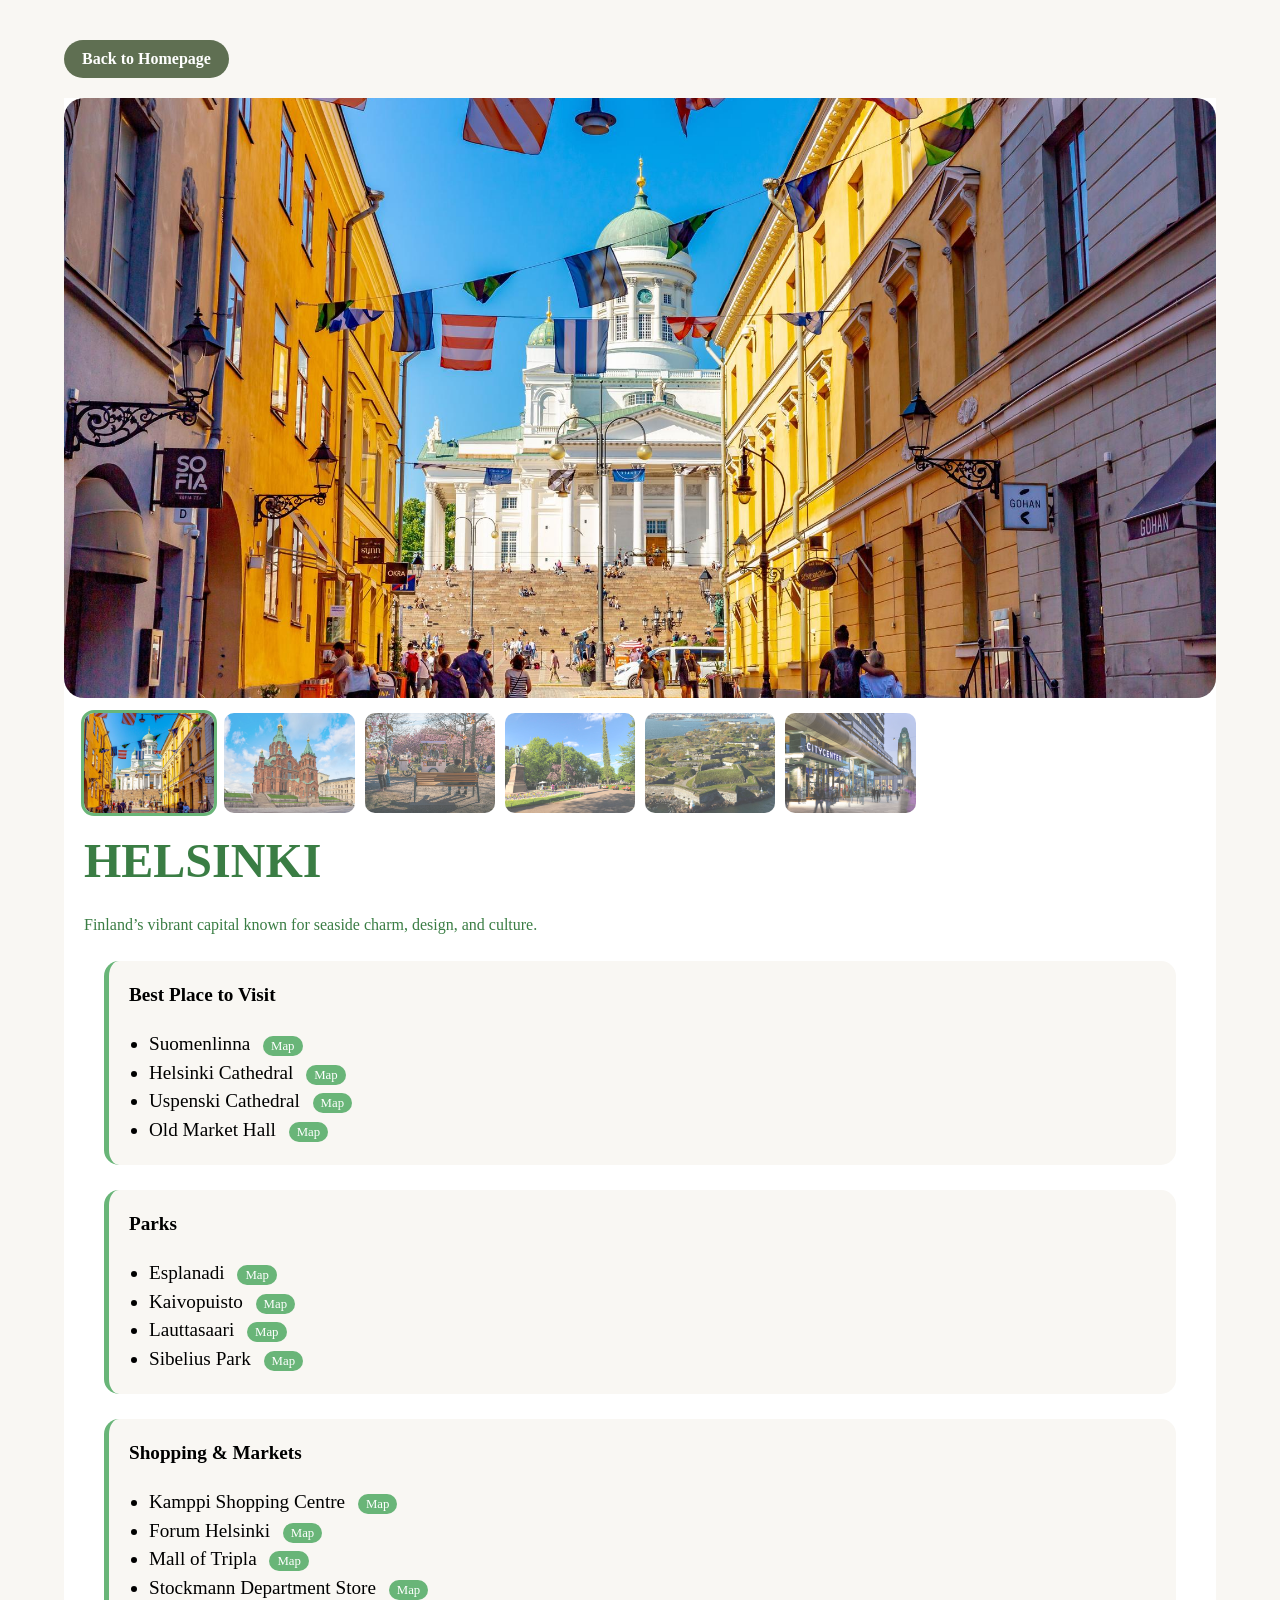
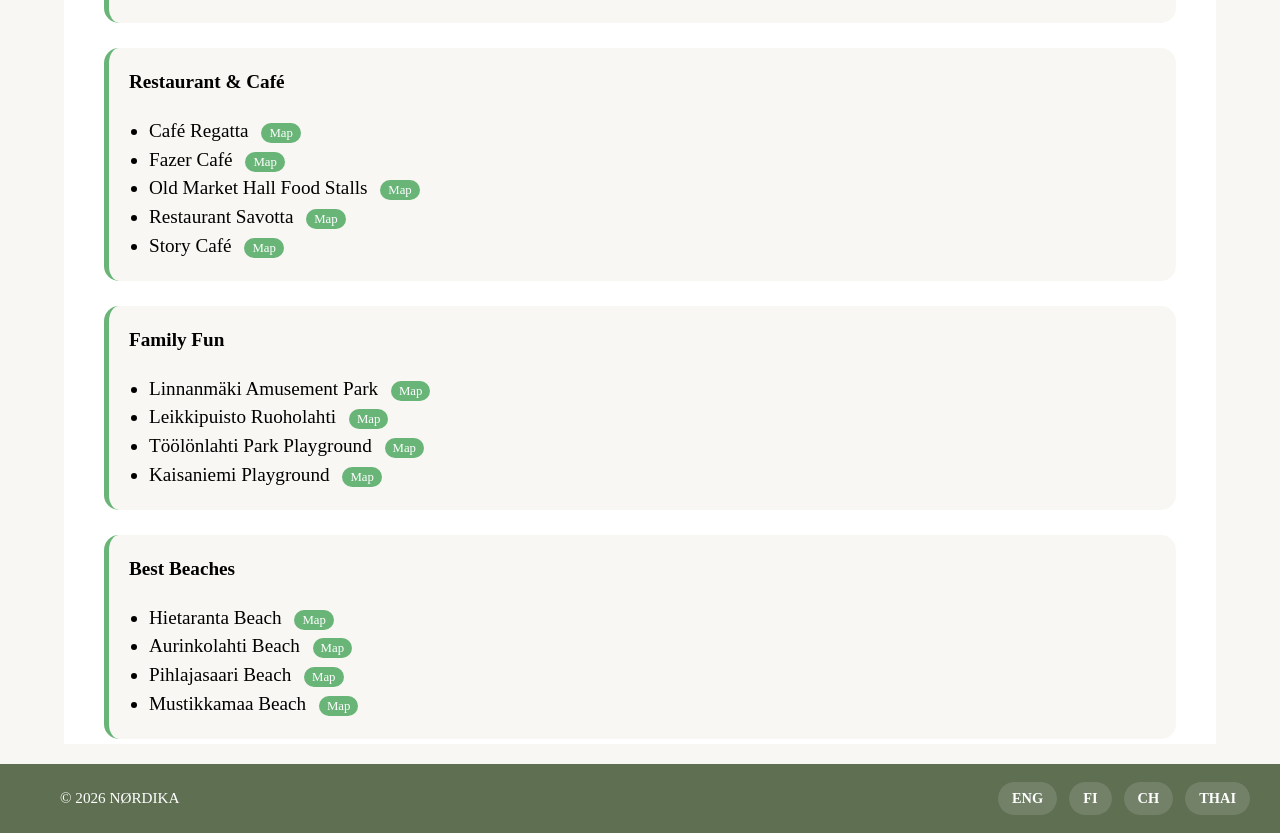
<file: helsinki.html>
<!DOCTYPE html>
<html lang="en">
<head>
    <meta charset="UTF-8">
    <meta name="viewport" content="width=device-width, initial-scale=1.0">
    <title>Helsinki</title>
    <link rel="stylesheet" href="city.css">
</head>
<body>
    <header class="header-container">
        <div class="back-area">
            <a href="index.html" class="back-button">Back to Homepage</a>
        </div>
    </header>

    <main class="detail-page">
        <section class="hero">
            <section class="gallery">

                <div class="main-image">
                    <img id="mainImage" src="./img/Helsinki-2.jpg" alt="Rovaniemi">
                </div>
            
                <div class="thumbs">
                    <img class="thumb active" src="./img/Helsinki-2.jpg" alt="">
                    <img class="thumb" src="./img/uspenski.jpg" alt="">
                    <img class="thumb" src="./img/cherry-blossom.jpg" alt="">
                    <img class="thumb" src="./img/Esplanadin_puisto_2020.jpg" alt="">
                    <img class="thumb" src="./img/suomenlinna.jpg" alt="">
                    <img class="thumb" src="./img/city-center.png" alt="">
                </div>
            
            </section>

            <h1>HELSINKI</h1>
            <p>Finland’s vibrant capital known for seaside charm, design, and culture.</p>

            <div class="info-box">
                <h2>Best Place to Visit</h2>
                <ul>
                    <li>Suomenlinna <a class="maps" href="https://www.google.com/maps/place/Suomenlinna/@60.1455192,24.9850692,17.09z/data=!4m15!1m8!3m7!1s0x46920b8e716456fb:0xa00b553b99239b0!2sSveaborg,+Helsinki!3b1!8m2!3d60.1446643!4d24.9827935!16s%2Fg%2F11bxd_0297!3m5!1s0x46920b8db8853885:0xc98ef166ae80717!8m2!3d60.1454!4d24.9881401!16zL20vMDE2Z20w?authuser=0&entry=ttu&g_ep=EgoyMDI2MDQyMS4wIKXMDSoASAFQAw%3D%3D" target="_blank">Map</a></li>
                    <li>Helsinki Cathedral <a class="maps" href="https://www.google.com/maps/place/Helsinki+Cathedral/@60.1703707,24.9495561,568m/data=!3m2!1e3!4b1!4m6!3m5!1s0x46920bce46c319b7:0x28a7d7b40911eba2!8m2!3d60.1703707!4d24.952131!16zL20vMDNoNTI1?entry=ttu&g_ep=EgoyMDI2MDQyMi4wIKXMDSoASAFQAw%3D%3D" target="_blank">Map</a></li>
                    <li>Uspenski Cathedral <a class="maps" href="https://www.google.com/maps/place/Uspenski+Cathedral/@60.1686023,24.9573222,569m/data=!3m2!1e3!4b1!4m6!3m5!1s0x46920bd2278b8df1:0xa03dca3ae6b14ca9!8m2!3d60.1686023!4d24.9598971!16zL20vMGdjbHJy?entry=ttu&g_ep=EgoyMDI2MDQyMi4wIKXMDSoASAFQAw%3D%3D" target="_blank">Map</a></li>
                    <li>Old Market Hall <a class="maps" href="https://www.google.com/maps/place/Old+Market+Hall/@60.168202,24.9534126,732m/data=!3m2!1e3!5s0x46920bcf4f32b365:0x2e06752106df2051!4m14!1m7!3m6!1s0x46920bd2278b8df1:0xa03dca3ae6b14ca9!2sUspenski+Cathedral!8m2!3d60.1686023!4d24.9598971!16zL20vMGdjbHJy!3m5!1s0x46920b8974e22e59:0xbe6c68a5fc74379c!8m2!3d60.1661637!4d24.9528193!16s%2Fg%2F11b6b2fv4g?entry=ttu&g_ep=EgoyMDI2MDQyMi4wIKXMDSoASAFQAw%3D%3D" target="_blank">Map</a></li>
                </ul>
            </div>

            <div class="info-box">
                <h2>Parks</h2>
                <ul>
                    <li>Esplanadi <a class="maps" href="https://www.google.com/maps/place/Esplanadi/@60.1690955,24.9490601,732m/data=!3m1!1e3!4m14!1m7!3m6!1s0x46920bd2278b8df1:0xa03dca3ae6b14ca9!2sUspenski+Cathedral!8m2!3d60.1686023!4d24.9598971!16zL20vMGdjbHJy!3m5!1s0x46920bcec869ae9f:0xf00b5523c15ba30!8m2!3d60.1674815!4d24.9476095!16zL20vMDk3MDR2?entry=ttu&g_ep=EgoyMDI2MDQyMi4wIKXMDSoASAFQAw%3D%3D" target="_blank">Map</a></li>
                    <li>Kaivopuisto <a class="maps" href="https://www.google.com/maps/place/Kaivopuisto/@60.1583973,24.9497258,2275m/data=!3m1!1e3!4m15!1m8!3m7!1s0x46920bc0a1275855:0x2600b5523c197791!2zS2Fpdm9wdWlzdG8sIOC5gOC4ruC4peC4i-C4tOC4h-C4geC4tA!3b1!8m2!3d60.1590139!4d24.9614652!16s%2Fg%2F1v1vbvvp!3m5!1s0x46920bbf2fcd0f33:0xe1911187b92bb087!8m2!3d60.1557031!4d24.9556901!16zL20vMDhyNGdu?entry=ttu&g_ep=EgoyMDI2MDQyMi4wIKXMDSoASAFQAw%3D%3D" target="_blank">Map</a></li>
                    <li>Lauttasaari <a class="maps" href="https://www.google.com/maps/place/Lauttasaari+Outdoor+Park/@60.16556,24.9260775,6706m/data=!3m1!1e3!4m15!1m8!3m7!1s0x46920bc0a1275855:0x2600b5523c197791!2zS2Fpdm9wdWlzdG8sIOC5gOC4ruC4peC4i-C4tOC4h-C4geC4tA!3b1!8m2!3d60.1590139!4d24.9614652!16s%2Fg%2F1v1vbvvp!3m5!1s0x46920af8233bd8d9:0xd1d71d84f12adc72!8m2!3d60.1456173!4d24.8874574!16s%2Fg%2F12hlzs_kx?entry=ttu&g_ep=EgoyMDI2MDQyMi4wIKXMDSoASAFQAw%3D%3D" target="_blank">Map</a></li>
                    <li>Sibelius Park <a class="maps" href="https://www.google.com/maps/place/Sibelius+Park+Playground/@60.1817546,24.9111955,568m/data=!3m1!1e3!4m9!1m2!2m1!1ssibilius+park!3m5!1s0x46920bedd93573c7:0xea7507f613ec59a5!8m2!3d60.1828561!4d24.9136612!16s%2Fg%2F11g1z2rc54?entry=ttu&g_ep=EgoyMDI2MDQyMi4wIKXMDSoASAFQAw%3D%3D" target="_blank">Map</a></li>
                </ul>
            </div>

            <div class="info-box">
                <h2>Shopping & Markets</h2>
                <ul>
                    <li>Kamppi Shopping Centre <a class="maps" href="https://www.google.com/maps/search/Kamppi+Shopping+Centre+Helsinki" target="_blank">Map</a></li>
                    <li>Forum Helsinki <a class="maps" href="https://www.google.com/maps/search/Forum+Helsinki" target="_blank">Map</a></li>
                    <li>Mall of Tripla <a class="maps" href="https://www.google.com/maps/search/Mall+of+Tripla+Helsinki" target="_blank">Map</a></li>
                    <li>Stockmann Department Store <a class="maps" href="https://www.google.com/maps/search/Stockmann+Helsinki" target="_blank">Map</a></li>
                </ul>
            </div>

            <div class="info-box">
                <h2>Restaurant & Café</h2>
                <ul>
                    <li>Café Regatta <a class="maps" href="https://www.google.com/maps/search/Cafe+Regatta+Helsinki" target="_blank">Map</a></li>
                    <li>Fazer Café <a class="maps" href="https://www.google.com/maps/search/Fazer+Cafe+Helsinki" target="_blank">Map</a></li>
                    <li>Old Market Hall Food Stalls <a class="maps" href="https://www.google.com/maps/search/Old+Market+Hall+Helsinki" target="_blank">Map</a></li>
                    <li>Restaurant Savotta <a class="maps" href="https://www.google.com/maps/search/Restaurant+Savotta+Helsinki" target="_blank">Map</a></li>
                    <li>Story Café <a class="maps" href="https://www.google.com/maps/search/Story+Cafe+Helsinki" target="_blank">Map</a></li>
                </ul>
            </div>

            <div class="info-box">
                <h2>Family Fun</h2>
                <ul>
                    <li>Linnanmäki Amusement Park <a class="maps" href="https://www.google.com/maps/search/Linnanmaki+Helsinki" target="_blank">Map</a></li>
                    <li>Leikkipuisto Ruoholahti <a class="maps" href="https://www.google.com/maps/search/Leikkipuisto+Ruoholahti+Helsinki" target="_blank">Map</a></li>
                    <li>Töölönlahti Park Playground <a class="maps" href="https://www.google.com/maps/search/Toolonlahti+playground+Helsinki" target="_blank">Map</a></li>
                    <li>Kaisaniemi Playground <a class="maps" href="https://www.google.com/maps/search/Kaisaniemi+playground+Helsinki" target="_blank">Map</a></li>
                </ul>
            </div>

            <div class="info-box">
                <h2>Best Beaches</h2>
                <ul>
                    <li>Hietaranta Beach <a class="maps" href="https://www.google.com/maps/search/Hietaranta+Beach+Helsinki" target="_blank">Map</a></li>
                    <li>Aurinkolahti Beach <a class="maps" href="https://www.google.com/maps/search/Aurinkolahti+Beach+Helsinki" target="_blank">Map</a></li>
                    <li>Pihlajasaari Beach <a class="maps" href="https://www.google.com/maps/search/Pihlajasaari+Beach+Helsinki" target="_blank">Map</a></li>
                    <li>Mustikkamaa Beach <a class="maps" href="https://www.google.com/maps/search/Mustikkamaa+Beach+Helsinki" target="_blank">Map</a></li>
                </ul>
            </div>
        </section>
    </main>

    <footer class="footer">
            <p>© 2026 NØRDIKA</p>
            <ul>
                <li><a href="">ENG</a></li>
                <li><a href="">FI</a></li>
                <li><a href="">CH</a></li>
                <li><a href="">THAI</a></li>
            </ul>
      </footer>



    <script src="city.js"></script>
    
</body>
</html>
</file>
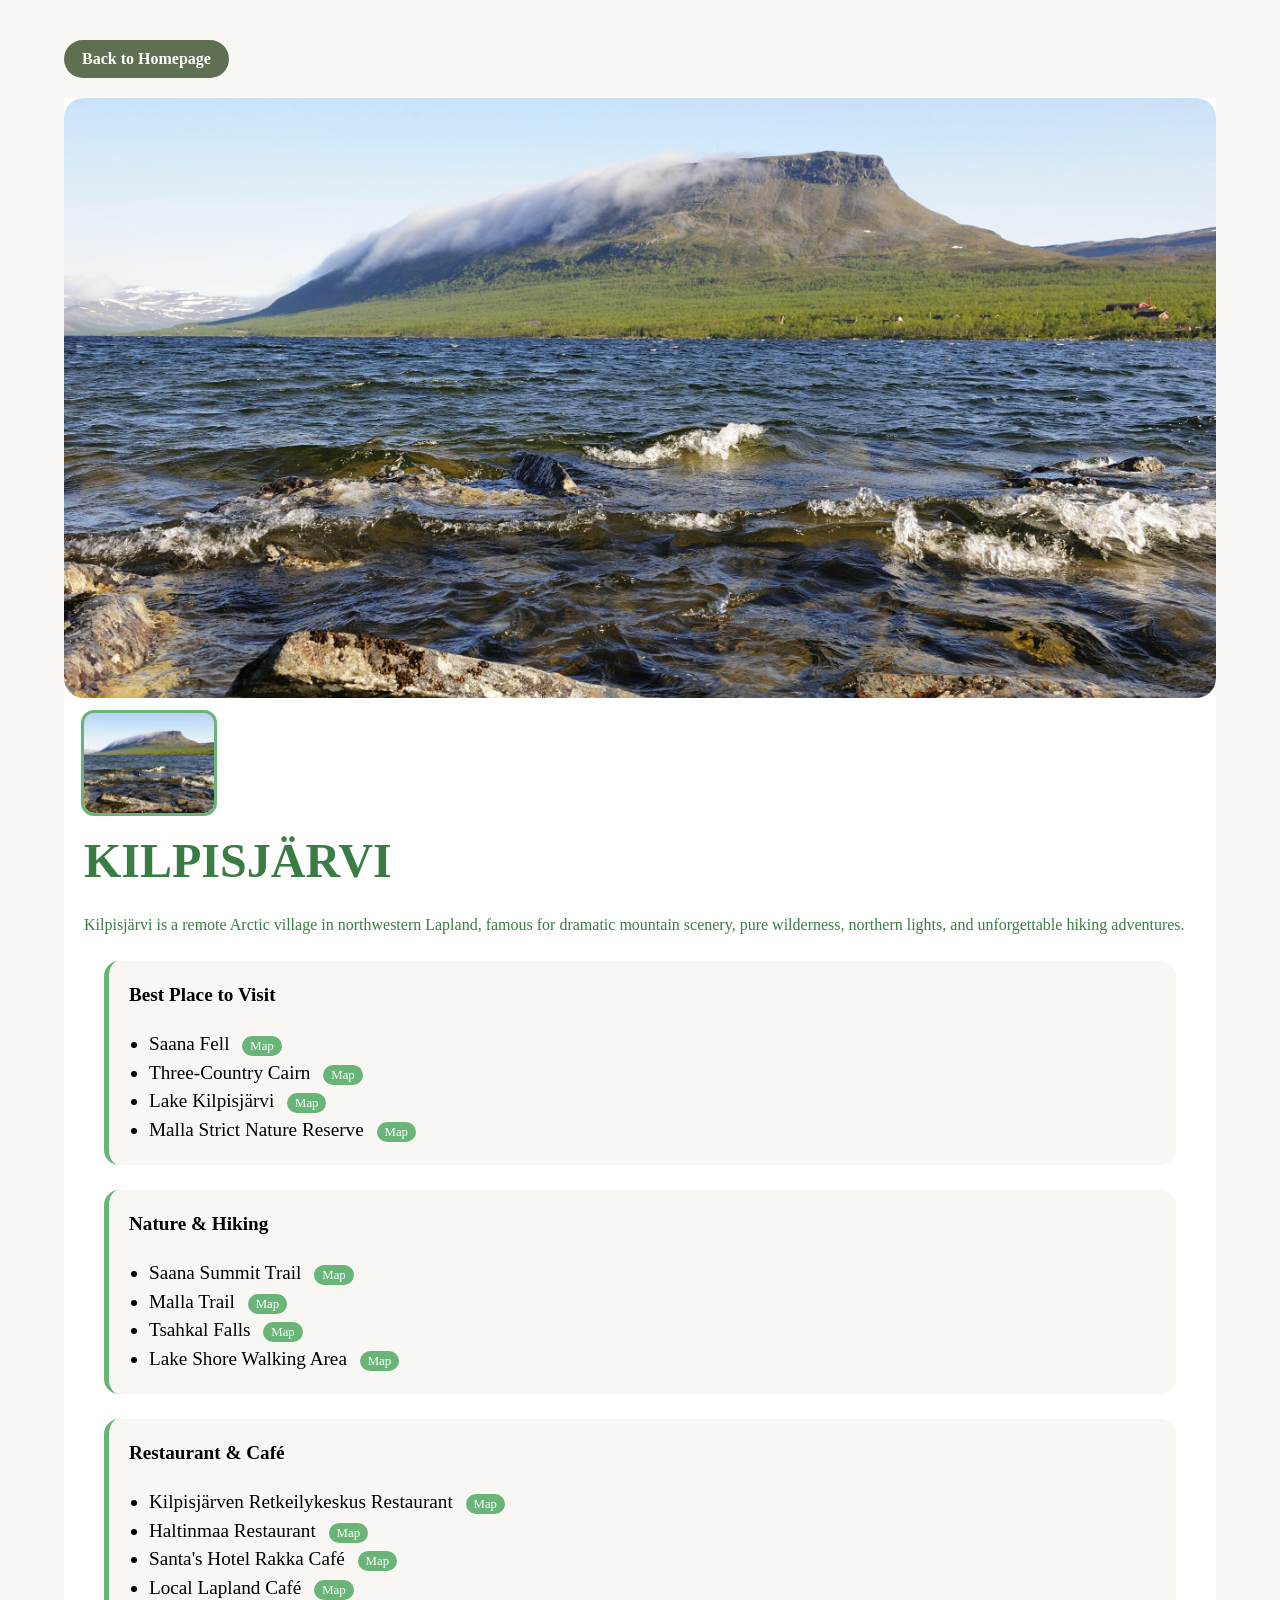
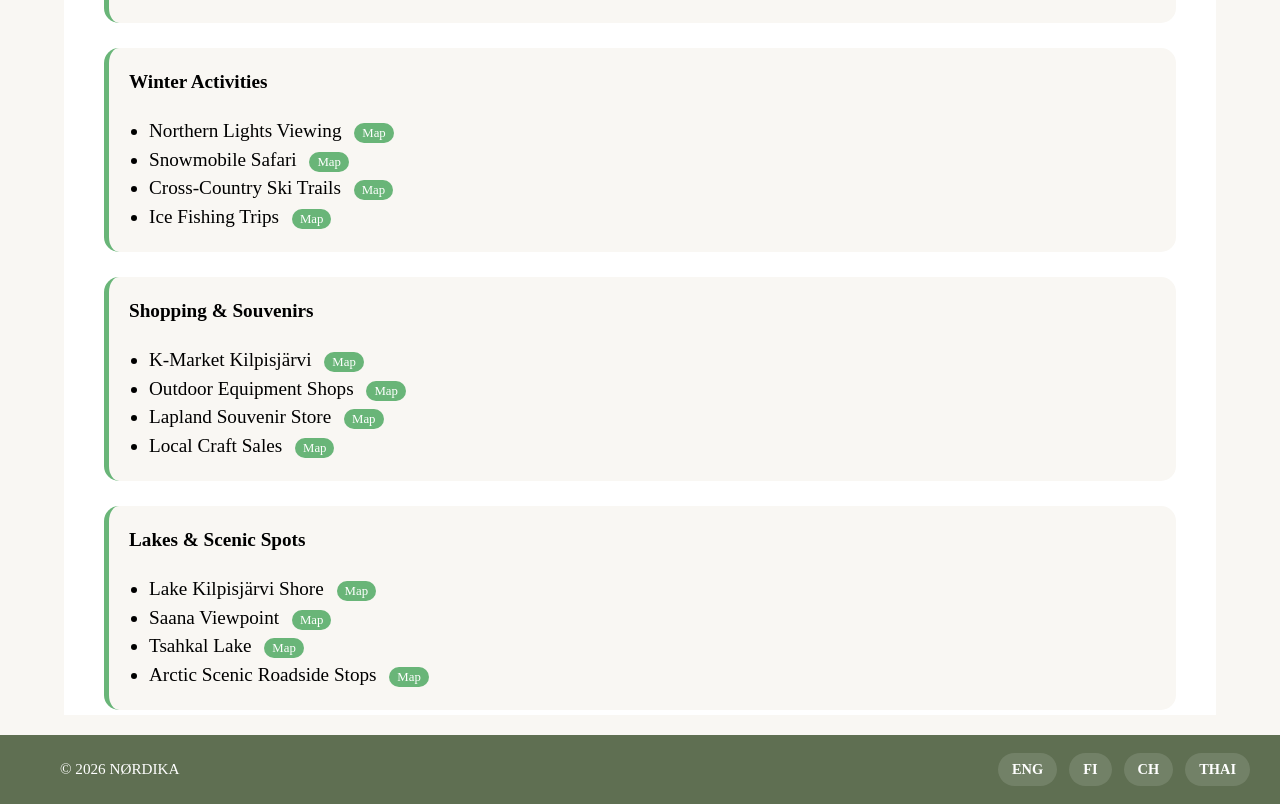
<file: kilpisjarvi.html>
<!DOCTYPE html>
<html lang="en">
<head>
    <meta charset="UTF-8">
    <meta name="viewport" content="width=device-width, initial-scale=1.0">
    <title>Kilpisjärvi</title>
    <link rel="stylesheet" href="city.css">
</head>
<body>
    <header class="header-container">
        <div class="back-area">
            <a href="index.html" class="back-button">Back to Homepage</a>
        </div>
    </header>

    <main class="detail-page">
        <section class="hero">
            <section class="gallery">

                <div class="main-image">
                    <img id="mainImage" src="./img/kilpisjarvi.jpg" alt="Kilpisjärvi">
                </div>

                <div class="thumbs">
                    <img class="thumb active" src="./img/kilpisjarvi.jpg" alt="">
                </div>

            </section>

            <h1>KILPISJÄRVI</h1>
            <p>
                Kilpisjärvi is a remote Arctic village in northwestern Lapland, famous for dramatic mountain scenery, pure wilderness, northern lights, and unforgettable hiking adventures.
            </p>

            <div class="info-box">
                <h2>Best Place to Visit</h2>
                <ul>
                    <li>Saana Fell <a class="maps" href="https://www.google.com/maps/search/Saana+Fell+Kilpisjarvi" target="_blank">Map</a></li>
                    <li>Three-Country Cairn <a class="maps" href="https://www.google.com/maps/search/Three+Country+Cairn+Kilpisjarvi" target="_blank">Map</a></li>
                    <li>Lake Kilpisjärvi <a class="maps" href="https://www.google.com/maps/search/Lake+Kilpisjarvi" target="_blank">Map</a></li>
                    <li>Malla Strict Nature Reserve <a class="maps" href="https://www.google.com/maps/search/Malla+Nature+Reserve+Kilpisjarvi" target="_blank">Map</a></li>
                </ul>
            </div>

            <div class="info-box">
                <h2>Nature & Hiking</h2>
                <ul>
                    <li>Saana Summit Trail <a class="maps" href="https://www.google.com/maps/search/Saana+Summit+Trail+Kilpisjarvi" target="_blank">Map</a></li>
                    <li>Malla Trail <a class="maps" href="https://www.google.com/maps/search/Malla+Trail+Kilpisjarvi" target="_blank">Map</a></li>
                    <li>Tsahkal Falls <a class="maps" href="https://www.google.com/maps/search/Tsahkal+Falls+Kilpisjarvi" target="_blank">Map</a></li>
                    <li>Lake Shore Walking Area <a class="maps" href="https://www.google.com/maps/search/Kilpisjarvi+Lake+Walk" target="_blank">Map</a></li>
                </ul>
            </div>

            <div class="info-box">
                <h2>Restaurant & Café</h2>
                <ul>
                    <li>Kilpisjärven Retkeilykeskus Restaurant <a class="maps" href="https://www.google.com/maps/search/Kilpisjarven+Retkeilykeskus" target="_blank">Map</a></li>
                    <li>Haltinmaa Restaurant <a class="maps" href="https://www.google.com/maps/search/Haltinmaa+Kilpisjarvi" target="_blank">Map</a></li>
                    <li>Santa's Hotel Rakka Café <a class="maps" href="https://www.google.com/maps/search/Santas+Hotel+Rakka+Kilpisjarvi" target="_blank">Map</a></li>
                    <li>Local Lapland Café <a class="maps" href="https://www.google.com/maps/search/Cafe+Kilpisjarvi" target="_blank">Map</a></li>
                </ul>
            </div>

            <div class="info-box">
                <h2>Winter Activities</h2>
                <ul>
                    <li>Northern Lights Viewing <a class="maps" href="https://www.google.com/maps/search/Northern+Lights+Kilpisjarvi" target="_blank">Map</a></li>
                    <li>Snowmobile Safari <a class="maps" href="https://www.google.com/maps/search/Snowmobile+Kilpisjarvi" target="_blank">Map</a></li>
                    <li>Cross-Country Ski Trails <a class="maps" href="https://www.google.com/maps/search/Ski+Trails+Kilpisjarvi" target="_blank">Map</a></li>
                    <li>Ice Fishing Trips <a class="maps" href="https://www.google.com/maps/search/Ice+Fishing+Kilpisjarvi" target="_blank">Map</a></li>
                </ul>
            </div>

            <div class="info-box">
                <h2>Shopping & Souvenirs</h2>
                <ul>
                    <li>K-Market Kilpisjärvi <a class="maps" href="https://www.google.com/maps/search/K-Market+Kilpisjarvi" target="_blank">Map</a></li>
                    <li>Outdoor Equipment Shops <a class="maps" href="https://www.google.com/maps/search/Outdoor+Shop+Kilpisjarvi" target="_blank">Map</a></li>
                    <li>Lapland Souvenir Store <a class="maps" href="https://www.google.com/maps/search/Souvenir+Shop+Kilpisjarvi" target="_blank">Map</a></li>
                    <li>Local Craft Sales <a class="maps" href="https://www.google.com/maps/search/Local+Craft+Kilpisjarvi" target="_blank">Map</a></li>
                </ul>
            </div>

            <div class="info-box">
                <h2>Lakes & Scenic Spots</h2>
                <ul>
                    <li>Lake Kilpisjärvi Shore <a class="maps" href="https://www.google.com/maps/search/Lake+Kilpisjarvi+Shore" target="_blank">Map</a></li>
                    <li>Saana Viewpoint <a class="maps" href="https://www.google.com/maps/search/Saana+Viewpoint+Kilpisjarvi" target="_blank">Map</a></li>
                    <li>Tsahkal Lake <a class="maps" href="https://www.google.com/maps/search/Tsahkaljarvi+Kilpisjarvi" target="_blank">Map</a></li>
                    <li>Arctic Scenic Roadside Stops <a class="maps" href="https://www.google.com/maps/search/Scenic+Viewpoint+Kilpisjarvi" target="_blank">Map</a></li>
                </ul>
            </div>

        </section>
    </main>

    <footer class="footer">
        <p>© 2026 NØRDIKA</p>
        <ul>
            <li><a href="">ENG</a></li>
            <li><a href="">FI</a></li>
            <li><a href="">CH</a></li>
            <li><a href="">THAI</a></li>
        </ul>
    </footer>

    <script src="city.js"></script>

</body>
</html>
</file>
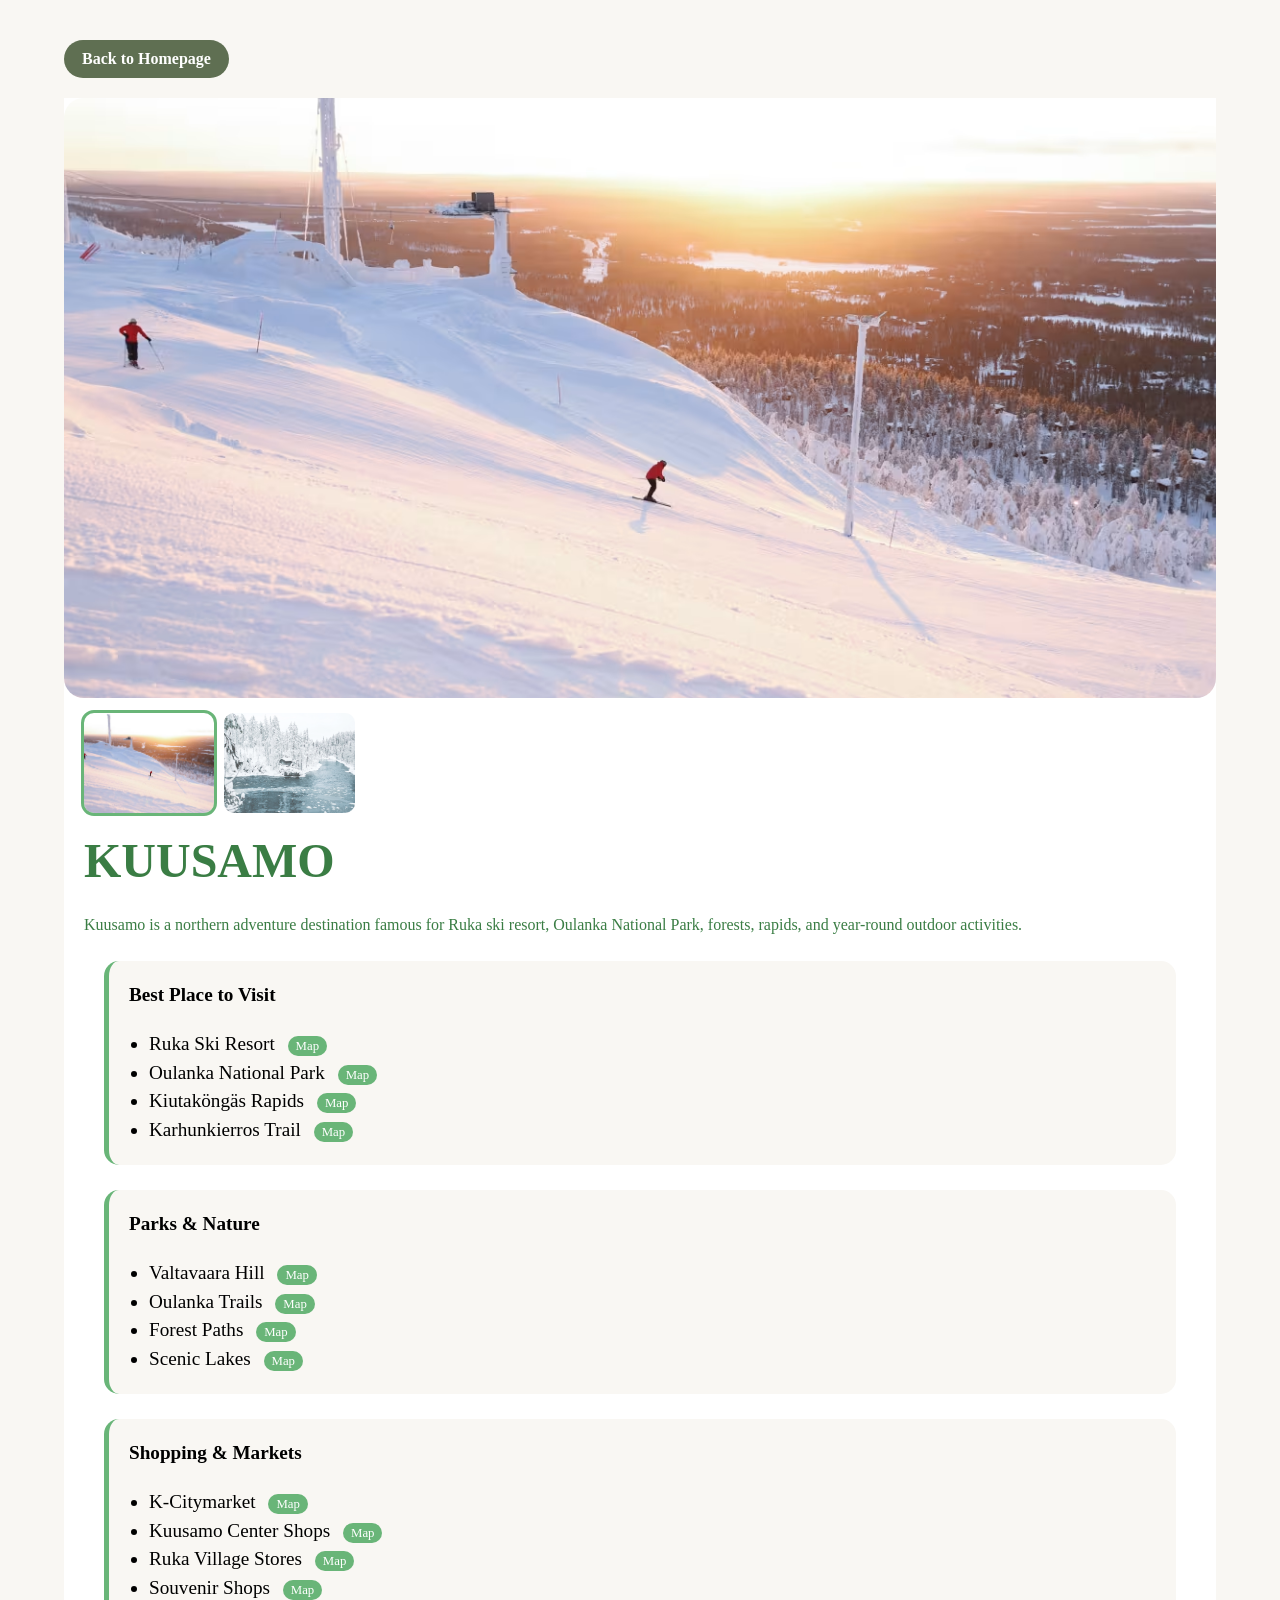
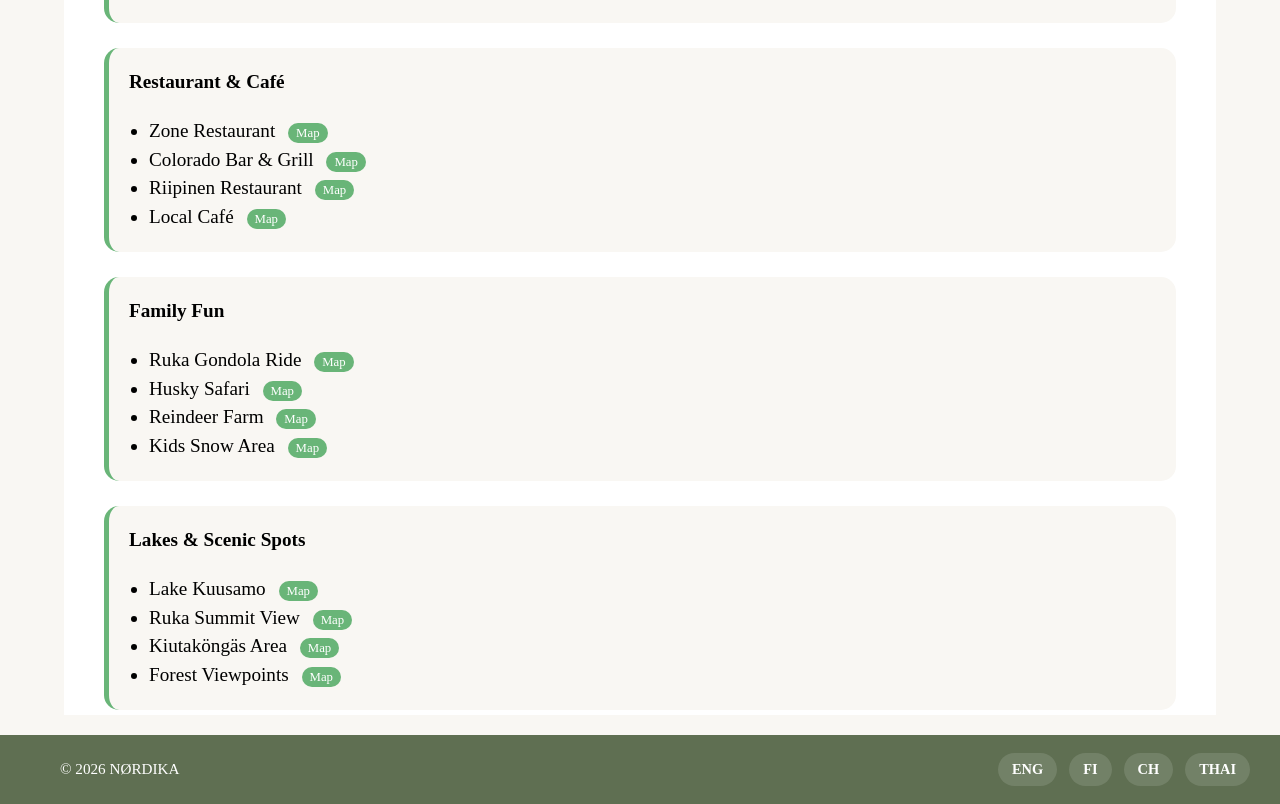
<file: kuusamo.html>
<!DOCTYPE html>
<html lang="en">
<head>
    <meta charset="UTF-8">
    <meta name="viewport" content="width=device-width, initial-scale=1.0">
    <title>Kuusamo</title>
    <link rel="stylesheet" href="city.css">
</head>
<body>
    <header class="header-container">
        <div class="back-area">
            <a href="index.html" class="back-button">Back to Homepage</a>
        </div>
    </header>

    <main class="detail-page">
        <section class="hero">
            <section class="gallery">

                <div class="main-image">
                    <img id="mainImage" src="./img/kuusamo.avif" alt="Kuusamo">
                </div>

                <div class="thumbs">
                    <img class="thumb active" src="./img/kuusamo.avif" alt="">
                    <img class="thumb" src="./img/oulanka.jpg" alt="">
                </div>

            </section>

            <h1>KUUSAMO</h1>
            <p>
                Kuusamo is a northern adventure destination famous for Ruka ski resort, Oulanka National Park, forests, rapids, and year-round outdoor activities.
            </p>

            <div class="info-box">
                <h2>Best Place to Visit</h2>
                <ul>
                    <li>Ruka Ski Resort <a class="maps" href="https://www.google.com/maps/search/Ruka+Kuusamo" target="_blank">Map</a></li>
                    <li>Oulanka National Park <a class="maps" href="https://www.google.com/maps/search/Oulanka+National+Park" target="_blank">Map</a></li>
                    <li>Kiutaköngäs Rapids <a class="maps" href="https://www.google.com/maps/search/Kiutakongas+Kuusamo" target="_blank">Map</a></li>
                    <li>Karhunkierros Trail <a class="maps" href="https://www.google.com/maps/search/Karhunkierros+Kuusamo" target="_blank">Map</a></li>
                </ul>
            </div>

            <div class="info-box">
                <h2>Parks & Nature</h2>
                <ul>
                    <li>Valtavaara Hill <a class="maps" href="https://www.google.com/maps/search/Valtavaara+Kuusamo" target="_blank">Map</a></li>
                    <li>Oulanka Trails <a class="maps" href="https://www.google.com/maps/search/Oulanka+Trails" target="_blank">Map</a></li>
                    <li>Forest Paths <a class="maps" href="https://www.google.com/maps/search/Forest+Trail+Kuusamo" target="_blank">Map</a></li>
                    <li>Scenic Lakes <a class="maps" href="https://www.google.com/maps/search/Lake+Kuusamo" target="_blank">Map</a></li>
                </ul>
            </div>

            <div class="info-box">
                <h2>Shopping & Markets</h2>
                <ul>
                    <li>K-Citymarket <a class="maps" href="https://www.google.com/maps/search/Citymarket+Kuusamo" target="_blank">Map</a></li>
                    <li>Kuusamo Center Shops <a class="maps" href="https://www.google.com/maps/search/Kuusamo+Center" target="_blank">Map</a></li>
                    <li>Ruka Village Stores <a class="maps" href="https://www.google.com/maps/search/Ruka+Village+Shop" target="_blank">Map</a></li>
                    <li>Souvenir Shops <a class="maps" href="https://www.google.com/maps/search/Souvenir+Shop+Kuusamo" target="_blank">Map</a></li>
                </ul>
            </div>

            <div class="info-box">
                <h2>Restaurant & Café</h2>
                <ul>
                    <li>Zone Restaurant <a class="maps" href="https://www.google.com/maps/search/Zone+Ruka" target="_blank">Map</a></li>
                    <li>Colorado Bar & Grill <a class="maps" href="https://www.google.com/maps/search/Colorado+Ruka" target="_blank">Map</a></li>
                    <li>Riipinen Restaurant <a class="maps" href="https://www.google.com/maps/search/Riipinen+Kuusamo" target="_blank">Map</a></li>
                    <li>Local Café <a class="maps" href="https://www.google.com/maps/search/Cafe+Kuusamo" target="_blank">Map</a></li>
                </ul>
            </div>

            <div class="info-box">
                <h2>Family Fun</h2>
                <ul>
                    <li>Ruka Gondola Ride <a class="maps" href="https://www.google.com/maps/search/Ruka+Gondola" target="_blank">Map</a></li>
                    <li>Husky Safari <a class="maps" href="https://www.google.com/maps/search/Husky+Kuusamo" target="_blank">Map</a></li>
                    <li>Reindeer Farm <a class="maps" href="https://www.google.com/maps/search/Reindeer+Kuusamo" target="_blank">Map</a></li>
                    <li>Kids Snow Area <a class="maps" href="https://www.google.com/maps/search/Ruka+Kids+Area" target="_blank">Map</a></li>
                </ul>
            </div>

            <div class="info-box">
                <h2>Lakes & Scenic Spots</h2>
                <ul>
                    <li>Lake Kuusamo <a class="maps" href="https://www.google.com/maps/search/Lake+Kuusamo" target="_blank">Map</a></li>
                    <li>Ruka Summit View <a class="maps" href="https://www.google.com/maps/search/Ruka+Summit" target="_blank">Map</a></li>
                    <li>Kiutaköngäs Area <a class="maps" href="https://www.google.com/maps/search/Kiutakongas+Kuusamo" target="_blank">Map</a></li>
                    <li>Forest Viewpoints <a class="maps" href="https://www.google.com/maps/search/Scenic+View+Kuusamo" target="_blank">Map</a></li>
                </ul>
            </div>

        </section>
    </main>

    <footer class="footer">
        <p>© 2026 NØRDIKA</p>
        <ul>
            <li><a href="">ENG</a></li>
            <li><a href="">FI</a></li>
            <li><a href="">CH</a></li>
            <li><a href="">THAI</a></li>
        </ul>
    </footer>

    <script src="city.js"></script>

</body>
</html>
</file>
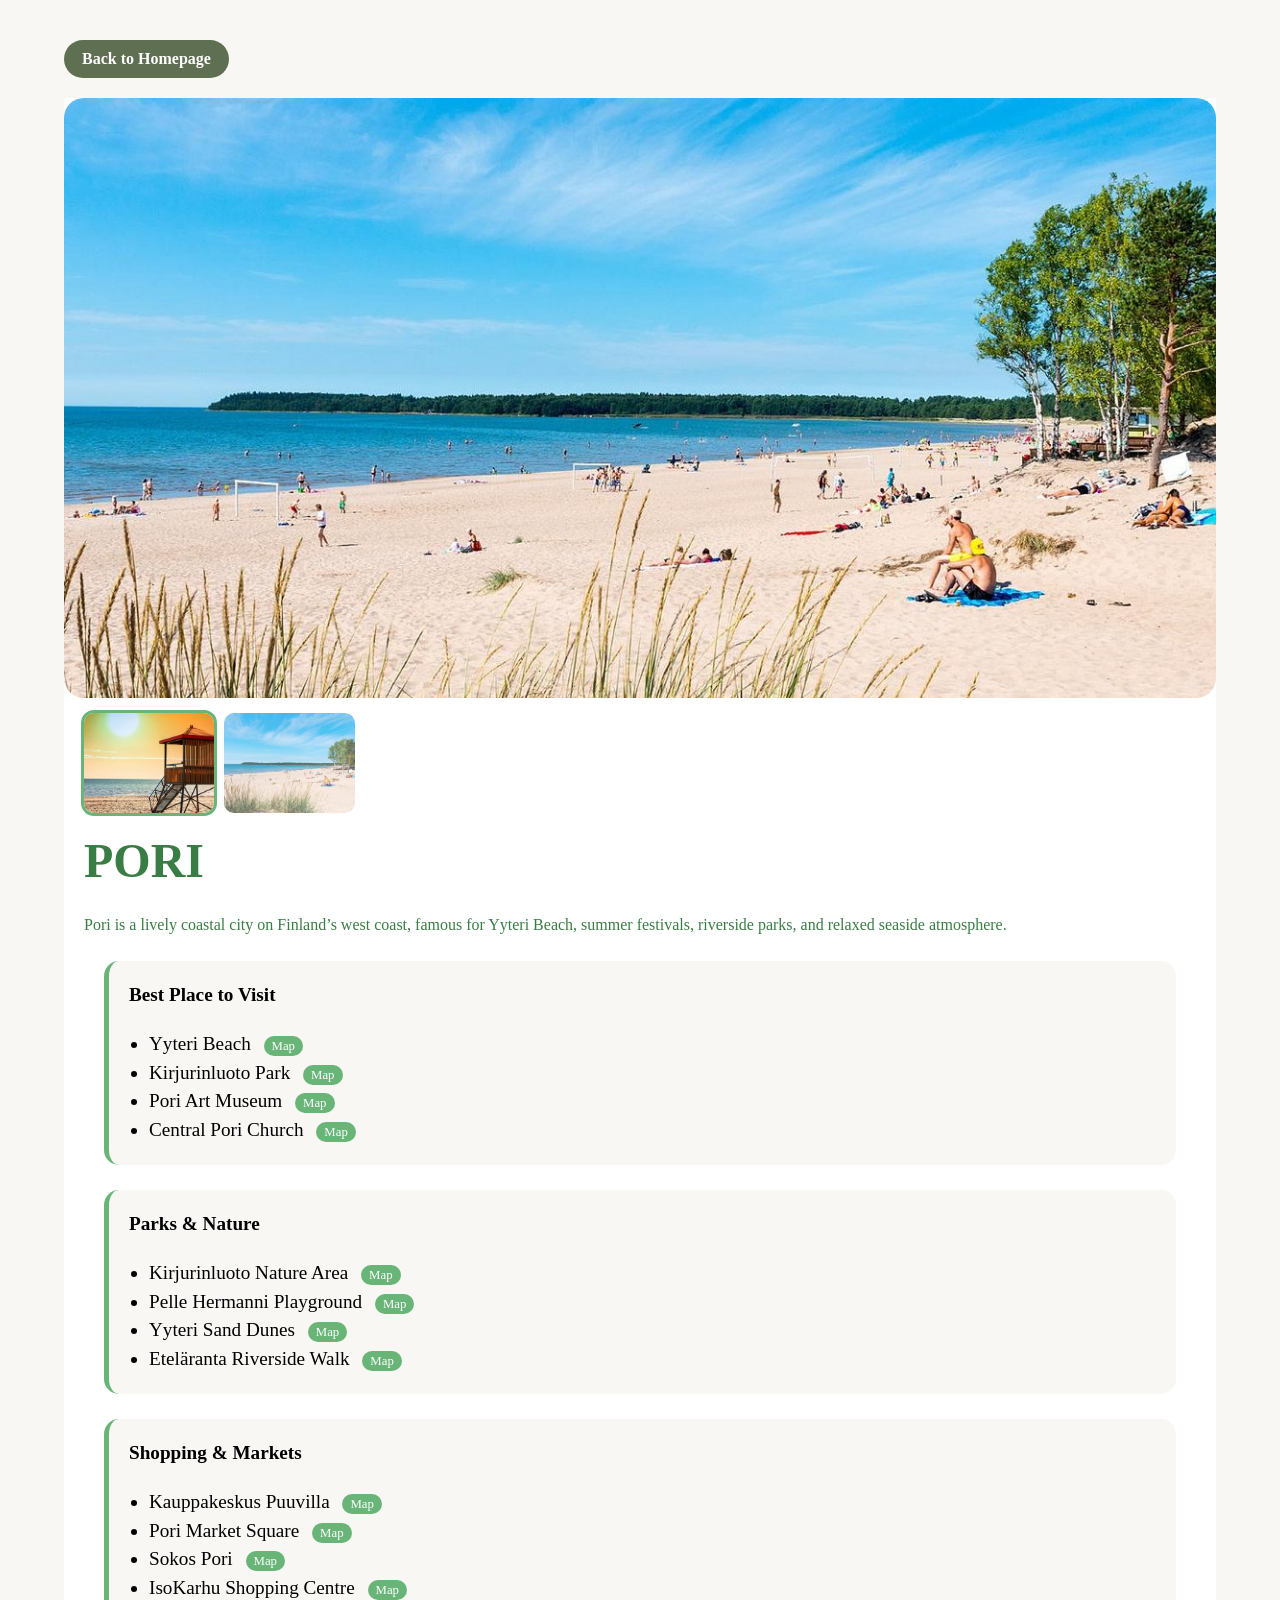
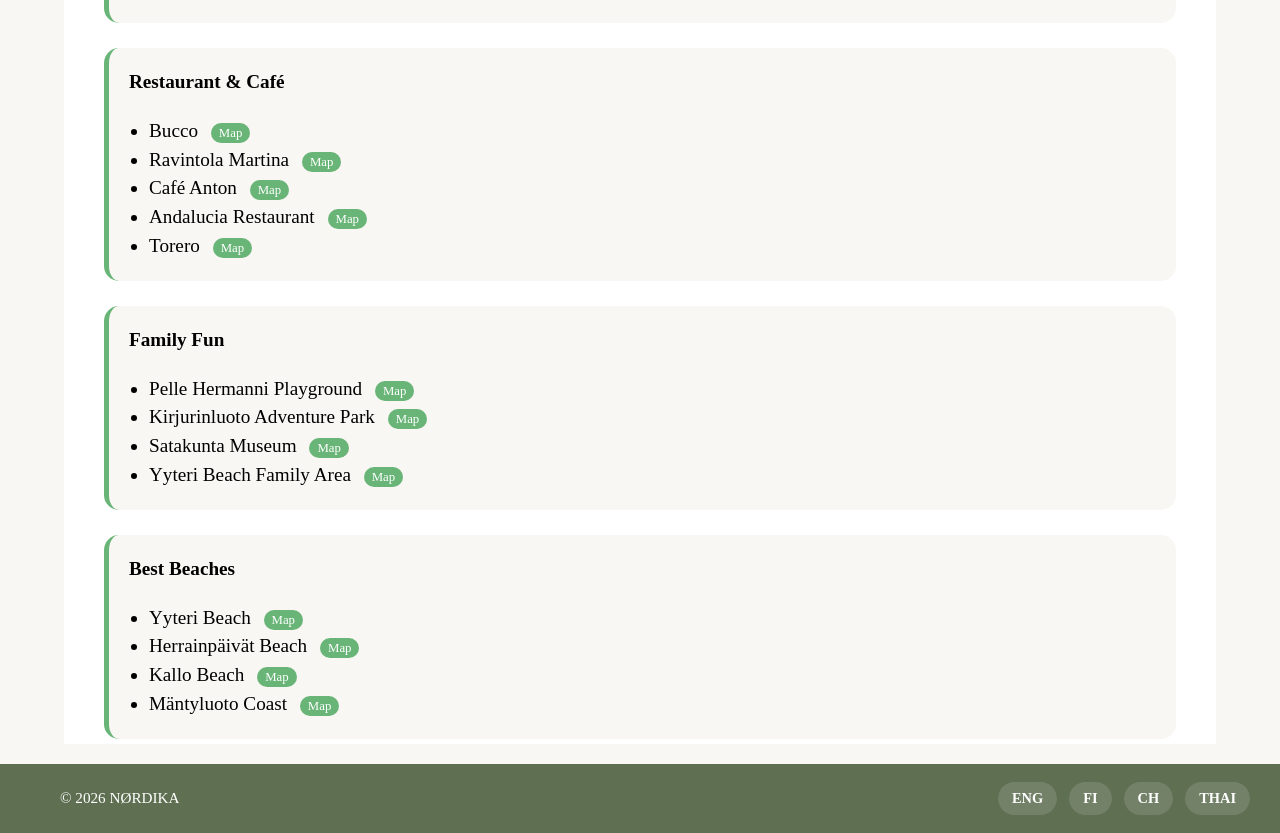
<file: pori.html>
<!DOCTYPE html>
<html lang="en">
<head>
    <meta charset="UTF-8">
    <meta name="viewport" content="width=device-width, initial-scale=1.0">
    <title>Pori</title>
    <link rel="stylesheet" href="city.css">
</head>
<body>
    <header class="header-container">
        <div class="back-area">
            <a href="index.html" class="back-button">Back to Homepage</a>
        </div>
    </header>

    <main class="detail-page">
        <section class="hero">
            <section class="gallery">

                <div class="main-image">
                    <img id="mainImage" src="./img/yyteri2.jpg" alt="Pori">
                </div>

                <div class="thumbs">
                    <img class="thumb active" src="./img/yyteri.jpg" alt="">
                    <img class="thumb" src="./img/yyteri2.jpg" alt="">
                </div>

            </section>

            <h1>PORI</h1>
            <p>
                Pori is a lively coastal city on Finland’s west coast, famous for Yyteri Beach, summer festivals, riverside parks, and relaxed seaside atmosphere.
            </p>

            <div class="info-box">
                <h2>Best Place to Visit</h2>
                <ul>
                    <li>Yyteri Beach <a class="maps" href="https://www.google.com/maps/search/Yyteri+Beach+Pori" target="_blank">Map</a></li>
                    <li>Kirjurinluoto Park <a class="maps" href="https://www.google.com/maps/search/Kirjurinluoto+Pori" target="_blank">Map</a></li>
                    <li>Pori Art Museum <a class="maps" href="https://www.google.com/maps/search/Pori+Art+Museum" target="_blank">Map</a></li>
                    <li>Central Pori Church <a class="maps" href="https://www.google.com/maps/search/Central+Pori+Church" target="_blank">Map</a></li>
                </ul>
            </div>

            <div class="info-box">
                <h2>Parks & Nature</h2>
                <ul>
                    <li>Kirjurinluoto Nature Area <a class="maps" href="https://www.google.com/maps/search/Kirjurinluoto+Nature+Area+Pori" target="_blank">Map</a></li>
                    <li>Pelle Hermanni Playground <a class="maps" href="https://www.google.com/maps/search/Pelle+Hermanni+Playground+Pori" target="_blank">Map</a></li>
                    <li>Yyteri Sand Dunes <a class="maps" href="https://www.google.com/maps/search/Yyteri+Sand+Dunes+Pori" target="_blank">Map</a></li>
                    <li>Eteläranta Riverside Walk <a class="maps" href="https://www.google.com/maps/search/Etelaranta+Pori" target="_blank">Map</a></li>
                </ul>
            </div>

            <div class="info-box">
                <h2>Shopping & Markets</h2>
                <ul>
                    <li>Kauppakeskus Puuvilla <a class="maps" href="https://www.google.com/maps/search/Puuvilla+Shopping+Center+Pori" target="_blank">Map</a></li>
                    <li>Pori Market Square <a class="maps" href="https://www.google.com/maps/search/Pori+Market+Square" target="_blank">Map</a></li>
                    <li>Sokos Pori <a class="maps" href="https://www.google.com/maps/search/Sokos+Pori" target="_blank">Map</a></li>
                    <li>IsoKarhu Shopping Centre <a class="maps" href="https://www.google.com/maps/search/IsoKarhu+Pori" target="_blank">Map</a></li>
                </ul>
            </div>

            <div class="info-box">
                <h2>Restaurant & Café</h2>
                <ul>
                    <li>Bucco <a class="maps" href="https://www.google.com/maps/search/Bucco+Pori" target="_blank">Map</a></li>
                    <li>Ravintola Martina <a class="maps" href="https://www.google.com/maps/search/Martina+Pori" target="_blank">Map</a></li>
                    <li>Café Anton <a class="maps" href="https://www.google.com/maps/search/Cafe+Anton+Pori" target="_blank">Map</a></li>
                    <li>Andalucia Restaurant <a class="maps" href="https://www.google.com/maps/search/Andalucia+Pori" target="_blank">Map</a></li>
                    <li>Torero <a class="maps" href="https://www.google.com/maps/search/Torero+Pori" target="_blank">Map</a></li>
                </ul>
            </div>

            <div class="info-box">
                <h2>Family Fun</h2>
                <ul>
                    <li>Pelle Hermanni Playground <a class="maps" href="https://www.google.com/maps/search/Pelle+Hermanni+Playground+Pori" target="_blank">Map</a></li>
                    <li>Kirjurinluoto Adventure Park <a class="maps" href="https://www.google.com/maps/search/Kirjurinluoto+Pori" target="_blank">Map</a></li>
                    <li>Satakunta Museum <a class="maps" href="https://www.google.com/maps/search/Satakunta+Museum+Pori" target="_blank">Map</a></li>
                    <li>Yyteri Beach Family Area <a class="maps" href="https://www.google.com/maps/search/Yyteri+Beach+Pori" target="_blank">Map</a></li>
                </ul>
            </div>

            <div class="info-box">
                <h2>Best Beaches</h2>
                <ul>
                    <li>Yyteri Beach <a class="maps" href="https://www.google.com/maps/search/Yyteri+Beach+Pori" target="_blank">Map</a></li>
                    <li>Herrainpäivät Beach <a class="maps" href="https://www.google.com/maps/search/Herrainpaivat+Beach+Pori" target="_blank">Map</a></li>
                    <li>Kallo Beach <a class="maps" href="https://www.google.com/maps/search/Kallo+Beach+Pori" target="_blank">Map</a></li>
                    <li>Mäntyluoto Coast <a class="maps" href="https://www.google.com/maps/search/Mantyluoto+Pori" target="_blank">Map</a></li>
                </ul>
            </div>

        </section>
    </main>

    <footer class="footer">
        <p>© 2026 NØRDIKA</p>
        <ul>
            <li><a href="">ENG</a></li>
            <li><a href="">FI</a></li>
            <li><a href="">CH</a></li>
            <li><a href="">THAI</a></li>
        </ul>
    </footer>

    <script src="city.js"></script>

</body>
</html>
</file>
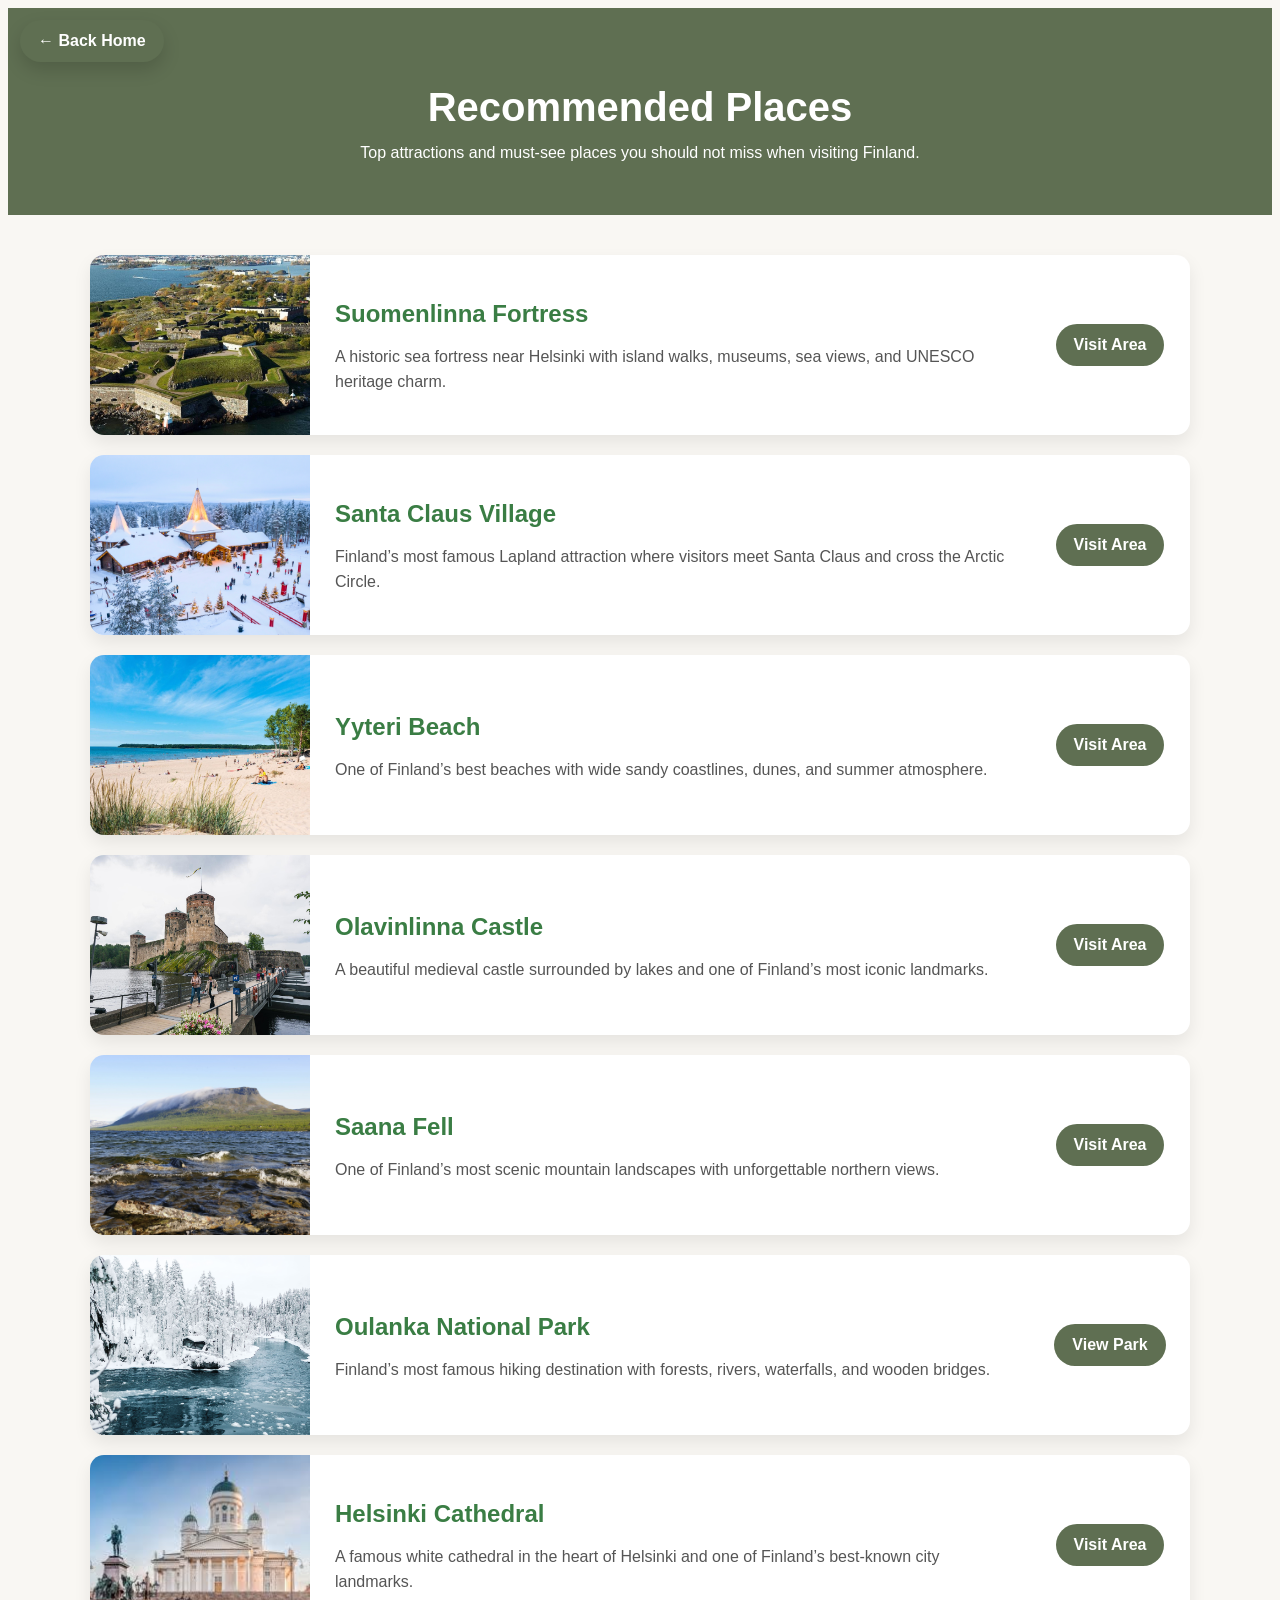
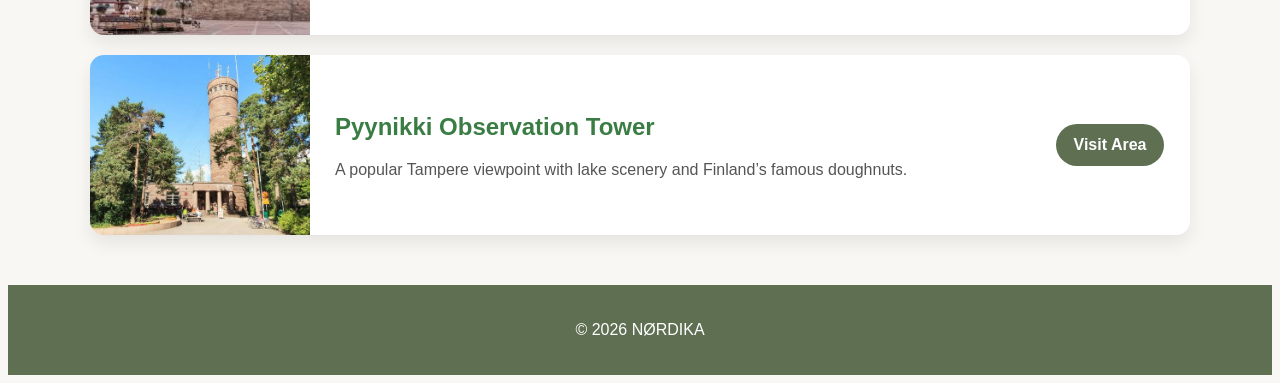
<file: recomended.html>
<!DOCTYPE html>
<html lang="en">
<head>
<meta charset="UTF-8">
<meta name="viewport" content="width=device-width, initial-scale=1.0">
<title>Recommended Places</title>
<link rel="stylesheet" href="category.css">
</head>
<body>

<a href="index.html" class="back-btn">← Back Home</a>

<header class="page-header">
    <h1>Recommended Places</h1>
    <p>Top attractions and must-see places you should not miss when visiting Finland.</p>
</header>

<main class="guide-list">

    <article class="guide-item">
        
        <img src="./img/suomenlinna.jpg" alt="Suomenlinna Fortress">

        <div class="guide-info">
            <h2>Suomenlinna Fortress</h2>
            <p>A historic sea fortress near Helsinki with island walks, museums, sea views, and UNESCO heritage charm.</p>
        </div>

        <div class="guide-action">
            <a href="https://suomenlinna.fi/" target="_blank">Visit Area</a>
        </div>
    </article>

    <article class="guide-item">
        <img src="./img/santa-village2.png" alt="Santa Claus Village">

        <div class="guide-info">
            <h2>Santa Claus Village</h2>
            <p>Finland’s most famous Lapland attraction where visitors meet Santa Claus and cross the Arctic Circle.</p>
        </div>

        <div class="guide-action">
            <a href="https://santaclausvillage.info/" target="_blank">Visit Area</a>
        </div>
    </article>

    <article class="guide-item">
        <img src="./img/yyteri2.jpg" alt="Yyteri Beach">

        <div class="guide-info">
            <h2>Yyteri Beach</h2>
            <p>One of Finland’s best beaches with wide sandy coastlines, dunes, and summer atmosphere.</p>
        </div>

        <div class="guide-action">
            <a href="https://yyteribeach.fi/" target="_blank">Visit Area</a>
        </div>
    </article>

    <article class="guide-item">
        <img src="./img/savonlinna_olavinlinna.jpg" alt="Olavinlinna Castle">

        <div class="guide-info">
            <h2>Olavinlinna Castle</h2>
            <p>A beautiful medieval castle surrounded by lakes and one of Finland’s most iconic landmarks.</p>
        </div>

        <div class="guide-action">
            <a href="https://www.kansallismuseo.fi/fi/olavinlinna" target="_blank">Visit Area</a>
        </div>
    </article>

    <article class="guide-item">
        <img src="./img/kilpisjarvi.jpg" alt="Saana Fell">

        <div class="guide-info">
            <h2>Saana Fell</h2>
            <p>One of Finland’s most scenic mountain landscapes with unforgettable northern views.</p>
        </div>

        <div class="guide-action">
            <a href="https://www.kilpisjarvicamping.com/trail-stories/saana-hiking-guide-route-equipment-tips.html" target="_blank">Visit Area</a>
        </div>
    </article>

    <article class="guide-item">
        <img src="./img/oulanka.jpg" alt="Oulanka National Park">

        <div class="guide-info">
            <h2>Oulanka National Park</h2>
            <p>Finland’s most famous hiking destination with forests, rivers, waterfalls, and wooden bridges.</p>
        </div>

        <div class="guide-action">
            <a href="https://www.visitfinland.com/en/product/9258482c-eec0-499e-a067-83cbddf95f95/oulanka-national-park/" target="_blank">View Park</a>
        </div>
    </article>

    <article class="guide-item">
        <img src="./img/helsinki-cathedal.jpeg" alt="Helsinki Cathedral">

        <div class="guide-info">
            <h2>Helsinki Cathedral</h2>
            <p>A famous white cathedral in the heart of Helsinki and one of Finland’s best-known city landmarks.</p>
        </div>

        <div class="guide-action">
            <a href="https://www.myhelsinki.fi/places/helsinki-cathedral/" target="_blank">Visit Area</a>
        </div>
    </article>

    <article class="guide-item">
        <img src="./img/pyynikki.jpg" alt="Pyynikki Observation Tower">

        <div class="guide-info">
            <h2>Pyynikki Observation Tower</h2>
            <p>A popular Tampere viewpoint with lake scenery and Finland’s famous doughnuts.</p>
        </div>

        <div class="guide-action">
            <a href="https://www.visitfinland.com/en/product/d94d0dcc-dd3b-4c5c-91a1-ff4bcebc0ddb/pyynikki-observation-tower-and-cafe/" target="_blank">Visit Area</a>
        </div>
    </article>

</main>

<footer class="footer">
    <p>© 2026 NØRDIKA</p>
</footer>

</body>
</html>
</file>
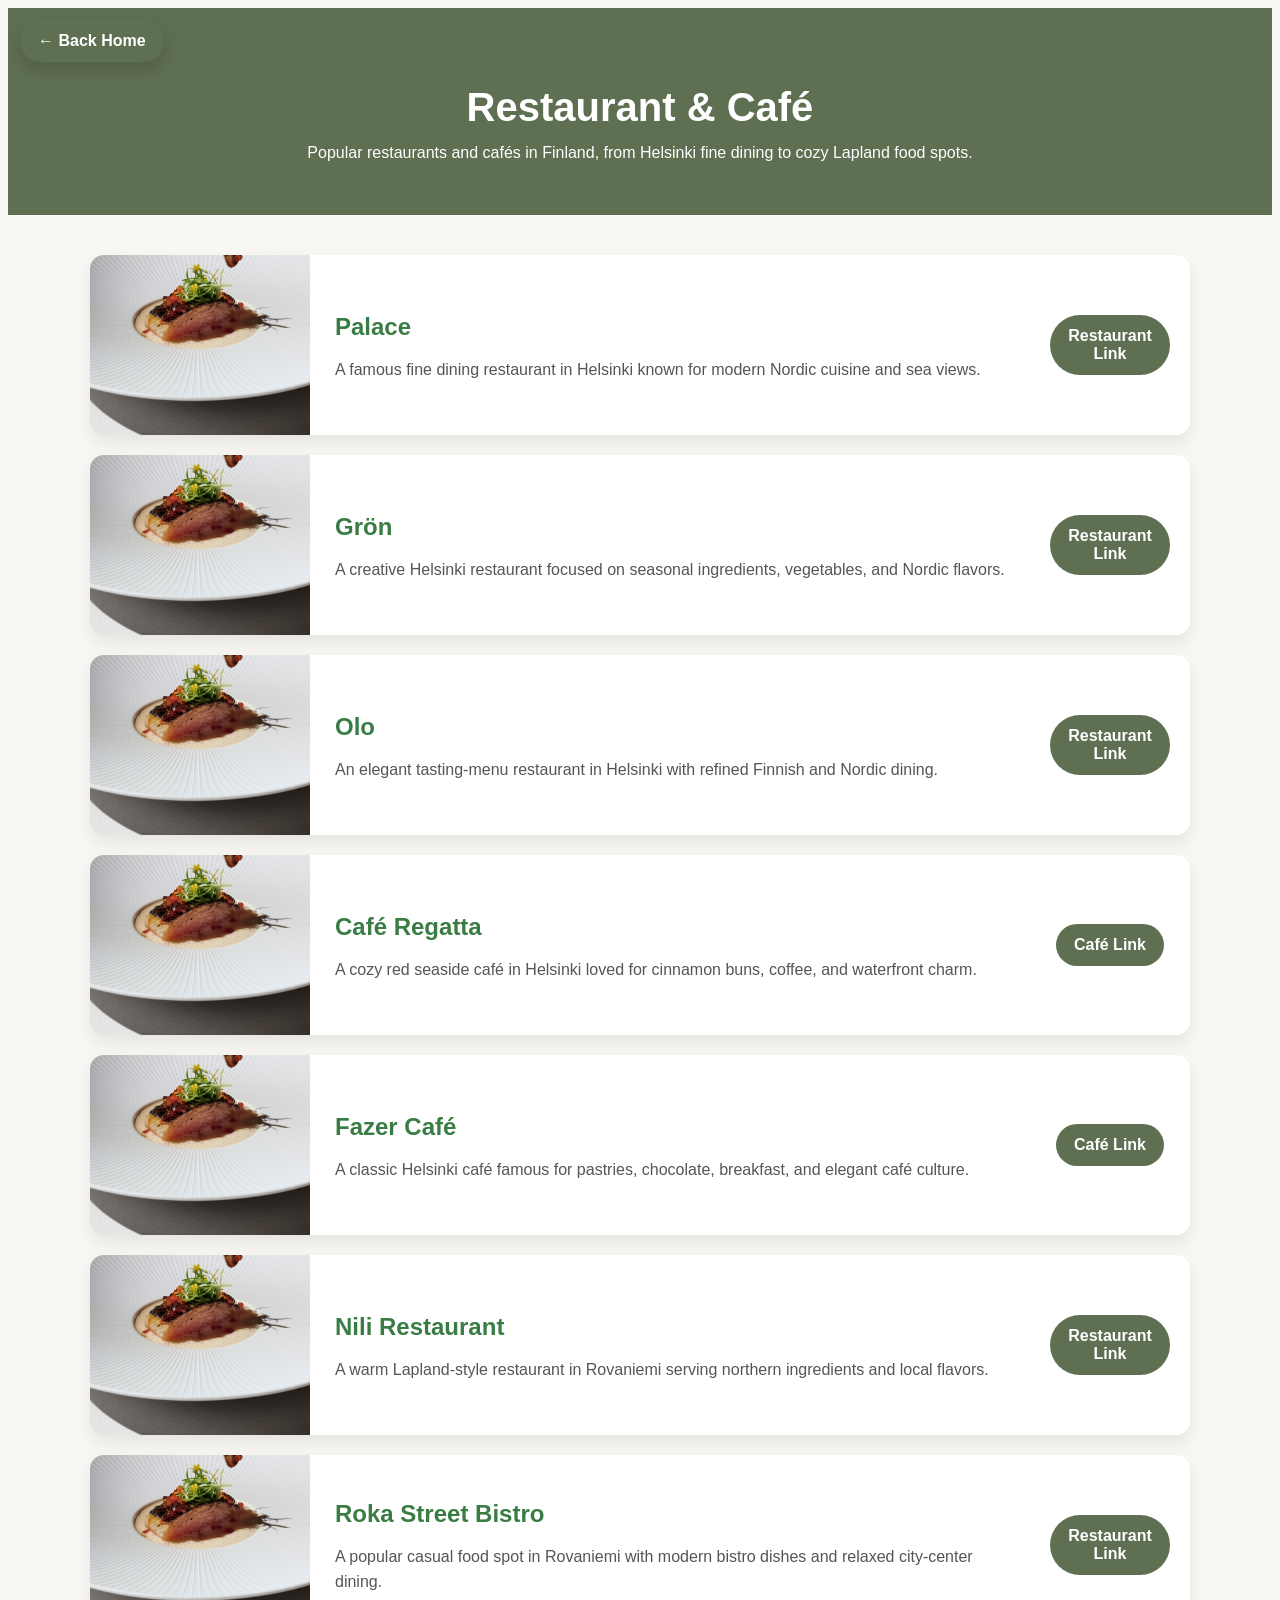
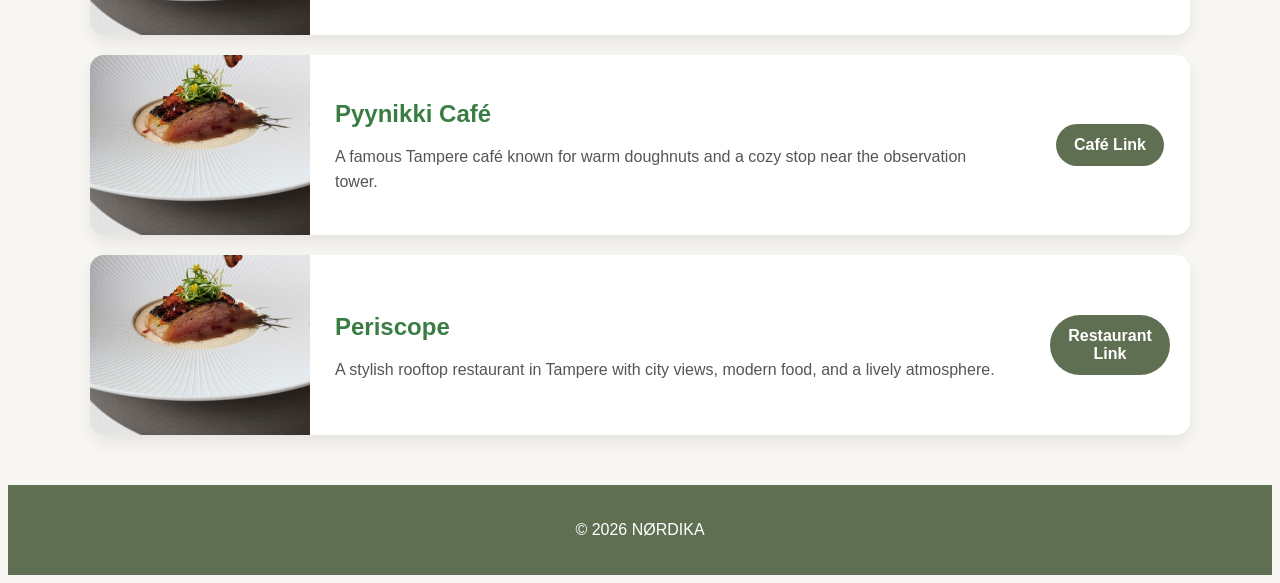
<file: restaurant.html>
<!DOCTYPE html>
<html lang="en">
<head>
<meta charset="UTF-8">
<meta name="viewport" content="width=device-width, initial-scale=1.0">
<title>Restaurant & Café Finland</title>
<link rel="stylesheet" href="category.css">
</head>
<body>

<a href="index.html" class="back-btn">← Back Home</a>

<header class="page-header">
    <h1>Restaurant & Café</h1>
    <p>Popular restaurants and cafés in Finland, from Helsinki fine dining to cozy Lapland food spots.</p>
</header>

<main class="guide-list">

    <article class="guide-item">
        <img src="./img/food.jpg" alt="Palace restaurant Helsinki">

        <div class="guide-info">
            <h2>Palace</h2>
            <p>A famous fine dining restaurant in Helsinki known for modern Nordic cuisine and sea views.</p>
        </div>

        <div class="guide-action">
            <a href="https://palacerestaurant.fi" target="_blank">Restaurant Link</a>
        </div>
    </article>

    <article class="guide-item">
        <img src="./img/food.jpg" alt="Grön restaurant Helsinki">

        <div class="guide-info">
            <h2>Grön</h2>
            <p>A creative Helsinki restaurant focused on seasonal ingredients, vegetables, and Nordic flavors.</p>
        </div>

        <div class="guide-action">
            <a href="https://www.restaurantgron.com" target="_blank">Restaurant Link</a>
        </div>
    </article>

    <article class="guide-item">
        <img src="./img/food.jpg" alt="Olo restaurant Helsinki">

        <div class="guide-info">
            <h2>Olo</h2>
            <p>An elegant tasting-menu restaurant in Helsinki with refined Finnish and Nordic dining.</p>
        </div>

        <div class="guide-action">
            <a href="https://olo-ravintola.fi" target="_blank">Restaurant Link</a>
        </div>
    </article>

    <article class="guide-item">
        <img src="./img/food.jpg" alt="Café Regatta Helsinki">

        <div class="guide-info">
            <h2>Café Regatta</h2>
            <p>A cozy red seaside café in Helsinki loved for cinnamon buns, coffee, and waterfront charm.</p>
        </div>

        <div class="guide-action">
            <a href="https://www.caferegatta.fi" target="_blank">Café Link</a>
        </div>
    </article>

    <article class="guide-item">
        <img src="./img/food.jpg" alt="Fazer Café Helsinki">

        <div class="guide-info">
            <h2>Fazer Café</h2>
            <p>A classic Helsinki café famous for pastries, chocolate, breakfast, and elegant café culture.</p>
        </div>

        <div class="guide-action">
            <a href="https://www.fazer.fi/fazer-cafe/kahvilat/karl-fazer-cafe/" target="_blank">Café Link</a>
        </div>
    </article>

    <article class="guide-item">
        <img src="./img/food.jpg" alt="Nili Restaurant Rovaniemi">

        <div class="guide-info">
            <h2>Nili Restaurant</h2>
            <p>A warm Lapland-style restaurant in Rovaniemi serving northern ingredients and local flavors.</p>
        </div>

        <div class="guide-action">
            <a href="https://nili.fi/en/mainpage-english/" target="_blank">Restaurant Link</a>
        </div>
    </article>

    <article class="guide-item">
        <img src="./img/food.jpg" alt="Roka Street Bistro Rovaniemi">

        <div class="guide-info">
            <h2>Roka Street Bistro</h2>
            <p>A popular casual food spot in Rovaniemi with modern bistro dishes and relaxed city-center dining.</p>
        </div>

        <div class="guide-action">
            <a href="https://ravintolaroka.fi" target="_blank">Restaurant Link</a>
        </div>
    </article>

    <article class="guide-item">
        <img src="./img/food.jpg" alt="Pyynikki Café Tampere">

        <div class="guide-info">
            <h2>Pyynikki Café</h2>
            <p>A famous Tampere café known for warm doughnuts and a cozy stop near the observation tower.</p>
        </div>

        <div class="guide-action">
            <a href="https://www.munkkikahvila.net" target="_blank">Café Link</a>
        </div>
    </article>

    <article class="guide-item">
        <img src="./img/food.jpg" alt="Periscope Tampere">

        <div class="guide-info">
            <h2>Periscope</h2>
            <p>A stylish rooftop restaurant in Tampere with city views, modern food, and a lively atmosphere.</p>
        </div>

        <div class="guide-action">
            <a href="https://www.ravintolaperiscope.fi" target="_blank">Restaurant Link</a>
        </div>
    </article>

</main>

<footer class="footer">
    <p>© 2026 NØRDIKA</p>
</footer>

</body>
</html>
</file>
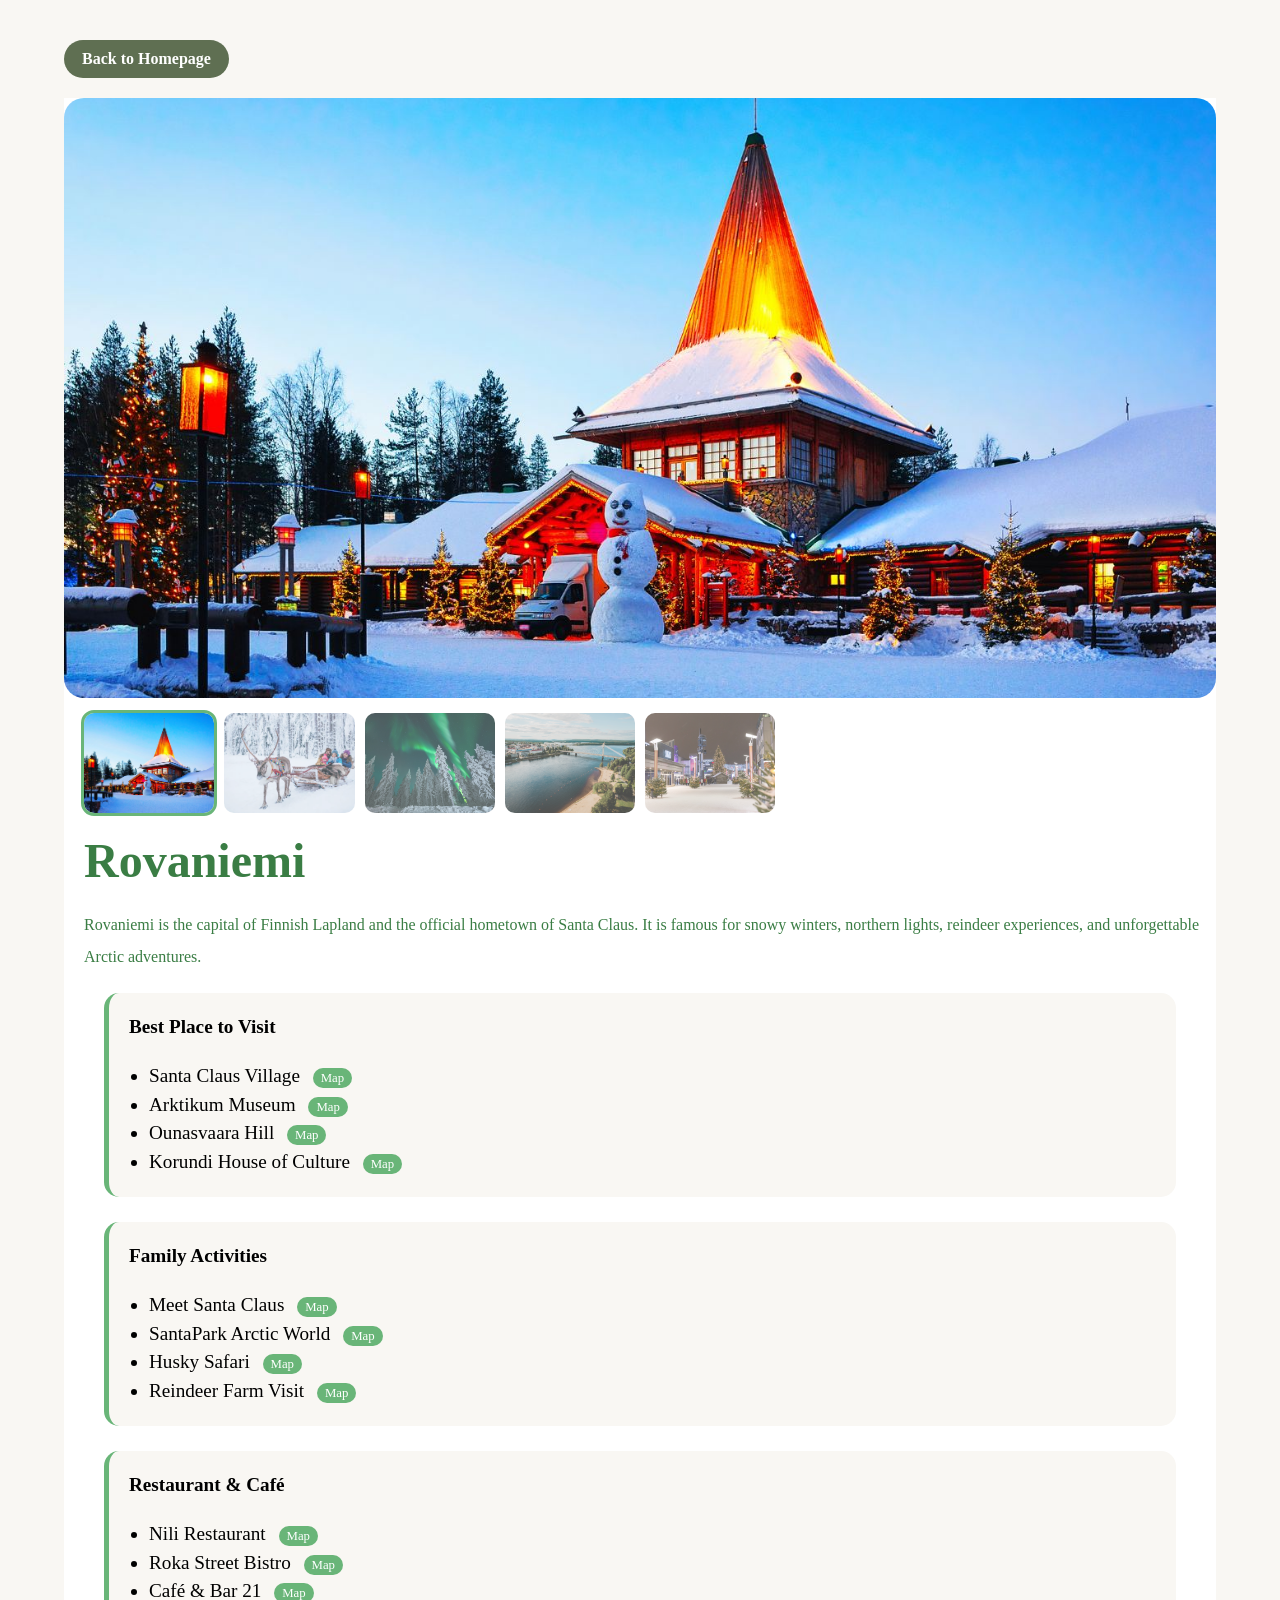
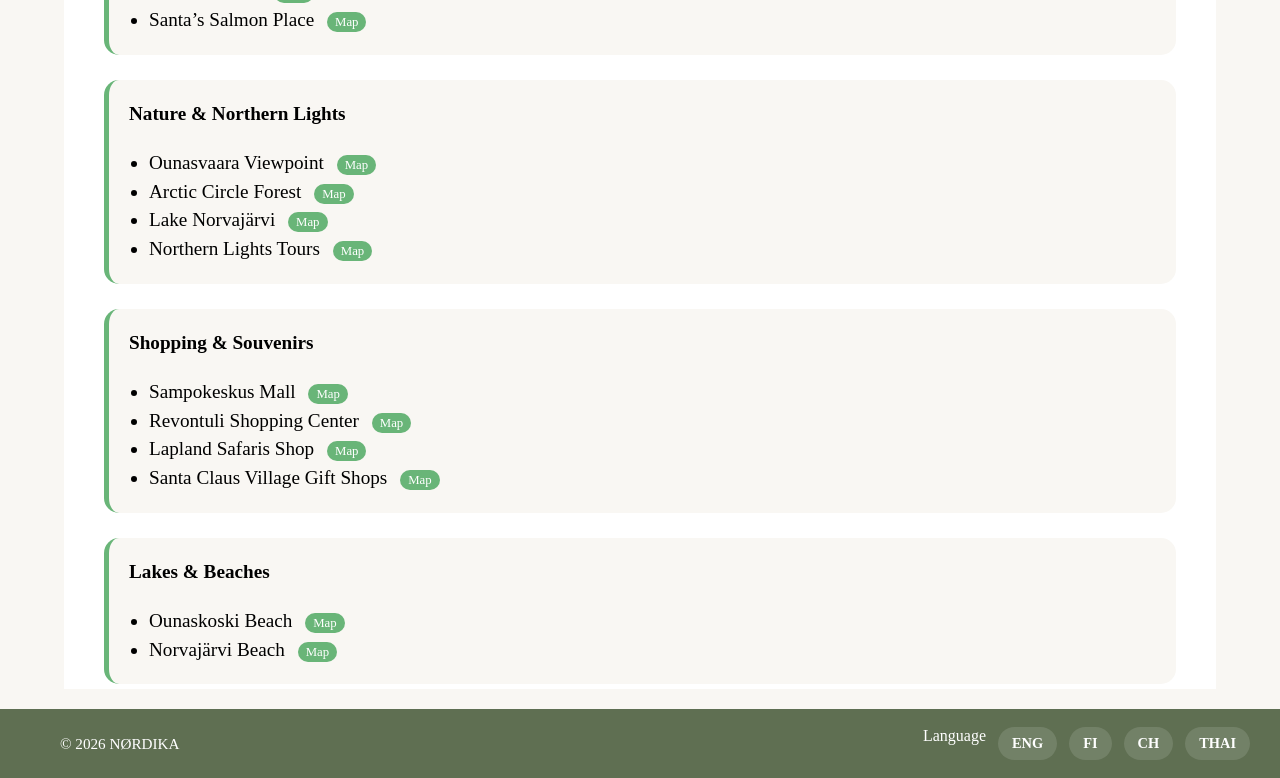
<file: rovaniemi.html>
<!DOCTYPE html>
<html lang="en">
<head>
    <meta charset="UTF-8">
    <meta name="viewport" content="width=device-width, initial-scale=1.0">
    <title>Helsinki</title>
    <link rel="stylesheet" href="city.css">
</head>
<body>
    <header class="header-container">
        <div class="back-area">
            <a href="index.html" class="back-button">Back to Homepage</a>
        </div>
    </header>

    <main class="detail-page">
        <section class="hero">
            <section class="gallery">

                <div class="main-image">
                    <img id="mainImage" src="./img/Rovaniemi.jpg" alt="Rovaniemi">
                </div>
            
                <div class="thumbs">
                    <img class="thumb active" src="./img/Rovaniemi.jpg" alt="">
                    <img class="thumb" src="./img/raindeer-sleigh.avif" alt="">
                    <img class="thumb" src="./img/northenlight.webp" alt="">
                    <img class="thumb" src="./img/rovaniemi-bridge.jpg" alt="">
                    <img class="thumb" src="./img/roavniemi-city-center.jpg" alt="">
                    
                </div>
            
            </section>

            <h1>Rovaniemi</h1>
            <p>
                Rovaniemi is the capital of Finnish Lapland and the official hometown of Santa Claus. It is famous for snowy winters, northern lights, reindeer experiences, and unforgettable Arctic adventures.
            </p>

            <div class="info-box">
                <h2>Best Place to Visit</h2>
                <ul>
                    <li>Santa Claus Village <a class="maps" href="https://www.google.com/maps/search/Santa+Claus+Village+Rovaniemi" target="_blank">Map</a></li>
                    <li>Arktikum Museum <a class="maps" href="https://www.google.com/maps/search/Arktikum+Rovaniemi" target="_blank">Map</a></li>
                    <li>Ounasvaara Hill <a class="maps" href="https://www.google.com/maps/search/Ounasvaara+Rovaniemi" target="_blank">Map</a></li>
                    <li>Korundi House of Culture <a class="maps" href="https://www.google.com/maps/search/Korundi+Rovaniemi" target="_blank">Map</a></li>
                </ul>
            </div>

            <div class="info-box">
                <h2>Family Activities</h2>
                <ul>
                    <li>Meet Santa Claus <a class="maps" href="https://www.google.com/maps/search/Santa+Claus+Village+Rovaniemi" target="_blank">Map</a></li>
                    <li>SantaPark Arctic World <a class="maps" href="https://www.google.com/maps/search/SantaPark+Rovaniemi" target="_blank">Map</a></li>
                    <li>Husky Safari <a class="maps" href="https://www.google.com/maps/search/Husky+Safari+Rovaniemi" target="_blank">Map</a></li>
                    <li>Reindeer Farm Visit <a class="maps" href="https://www.google.com/maps/search/Reindeer+Farm+Rovaniemi" target="_blank">Map</a></li>
                </ul>
            </div>

            <div class="info-box">
                <h2>Restaurant & Café</h2>
                <ul>
                    <li>Nili Restaurant <a class="maps" href="https://www.google.com/maps/search/Nili+Restaurant+Rovaniemi" target="_blank">Map</a></li>
                    <li>Roka Street Bistro <a class="maps" href="https://www.google.com/maps/search/Roka+Rovaniemi" target="_blank">Map</a></li>
                    <li>Café & Bar 21 <a class="maps" href="https://www.google.com/maps/search/Cafe+21+Rovaniemi" target="_blank">Map</a></li>
                    <li>Santa’s Salmon Place <a class="maps" href="https://www.google.com/maps/search/Santas+Salmon+Place+Rovaniemi" target="_blank">Map</a></li>
                </ul>
            </div>

            <div class="info-box">
                <h2>Nature & Northern Lights</h2>
                <ul>
                    <li>Ounasvaara Viewpoint <a class="maps" href="https://www.google.com/maps/search/Ounasvaara+Viewpoint+Rovaniemi" target="_blank">Map</a></li>
                    <li>Arctic Circle Forest <a class="maps" href="https://www.google.com/maps/search/Arctic+Circle+Forest+Rovaniemi" target="_blank">Map</a></li>
                    <li>Lake Norvajärvi <a class="maps" href="https://www.google.com/maps/search/Norvajarvi+Rovaniemi" target="_blank">Map</a></li>
                    <li>Northern Lights Tours <a class="maps" href="https://www.google.com/maps/search/Northern+Lights+Tour+Rovaniemi" target="_blank">Map</a></li>
                </ul>
            </div>

            <div class="info-box">
                <h2>Shopping & Souvenirs</h2>
                <ul>
                    <li>Sampokeskus Mall <a class="maps" href="https://www.google.com/maps/search/Sampokeskus+Rovaniemi" target="_blank">Map</a></li>
                    <li>Revontuli Shopping Center <a class="maps" href="https://www.google.com/maps/search/Revontuli+Rovaniemi" target="_blank">Map</a></li>
                    <li>Lapland Safaris Shop <a class="maps" href="https://www.google.com/maps/search/Lapland+Souvenir+Shop+Rovaniemi" target="_blank">Map</a></li>
                    <li>Santa Claus Village Gift Shops <a class="maps" href="https://www.google.com/maps/search/Santa+Claus+Village+shops+Rovaniemi" target="_blank">Map</a></li>
                </ul>
            </div>

            <div class="info-box">
                <h2>Lakes & Beaches</h2>
                <ul>
                    <li>Ounaskoski Beach <a class="maps" href="https://www.google.com/maps/search/Ounaskoski+Beach+Rovaniemi" target="_blank">Map</a></li>
                    <li>Norvajärvi Beach <a class="maps" href="https://www.google.com/maps/search/Norvajarvi+Beach+Rovaniemi" target="_blank">Map</a></li>
                </ul>
            </div>

        </section>
    </main>

    <footer class="footer">
        <p>© 2026 NØRDIKA</p>
        <ul>
            <li>Language</li>
            <li><a href="">ENG</a></li>
            <li><a href="">FI</a></li>
            <li><a href="">CH</a></li>
            <li><a href="">THAI</a></li>
        </ul>
  </footer>



    <script src="city.js"></script>
    
</body>
</html>
</file>
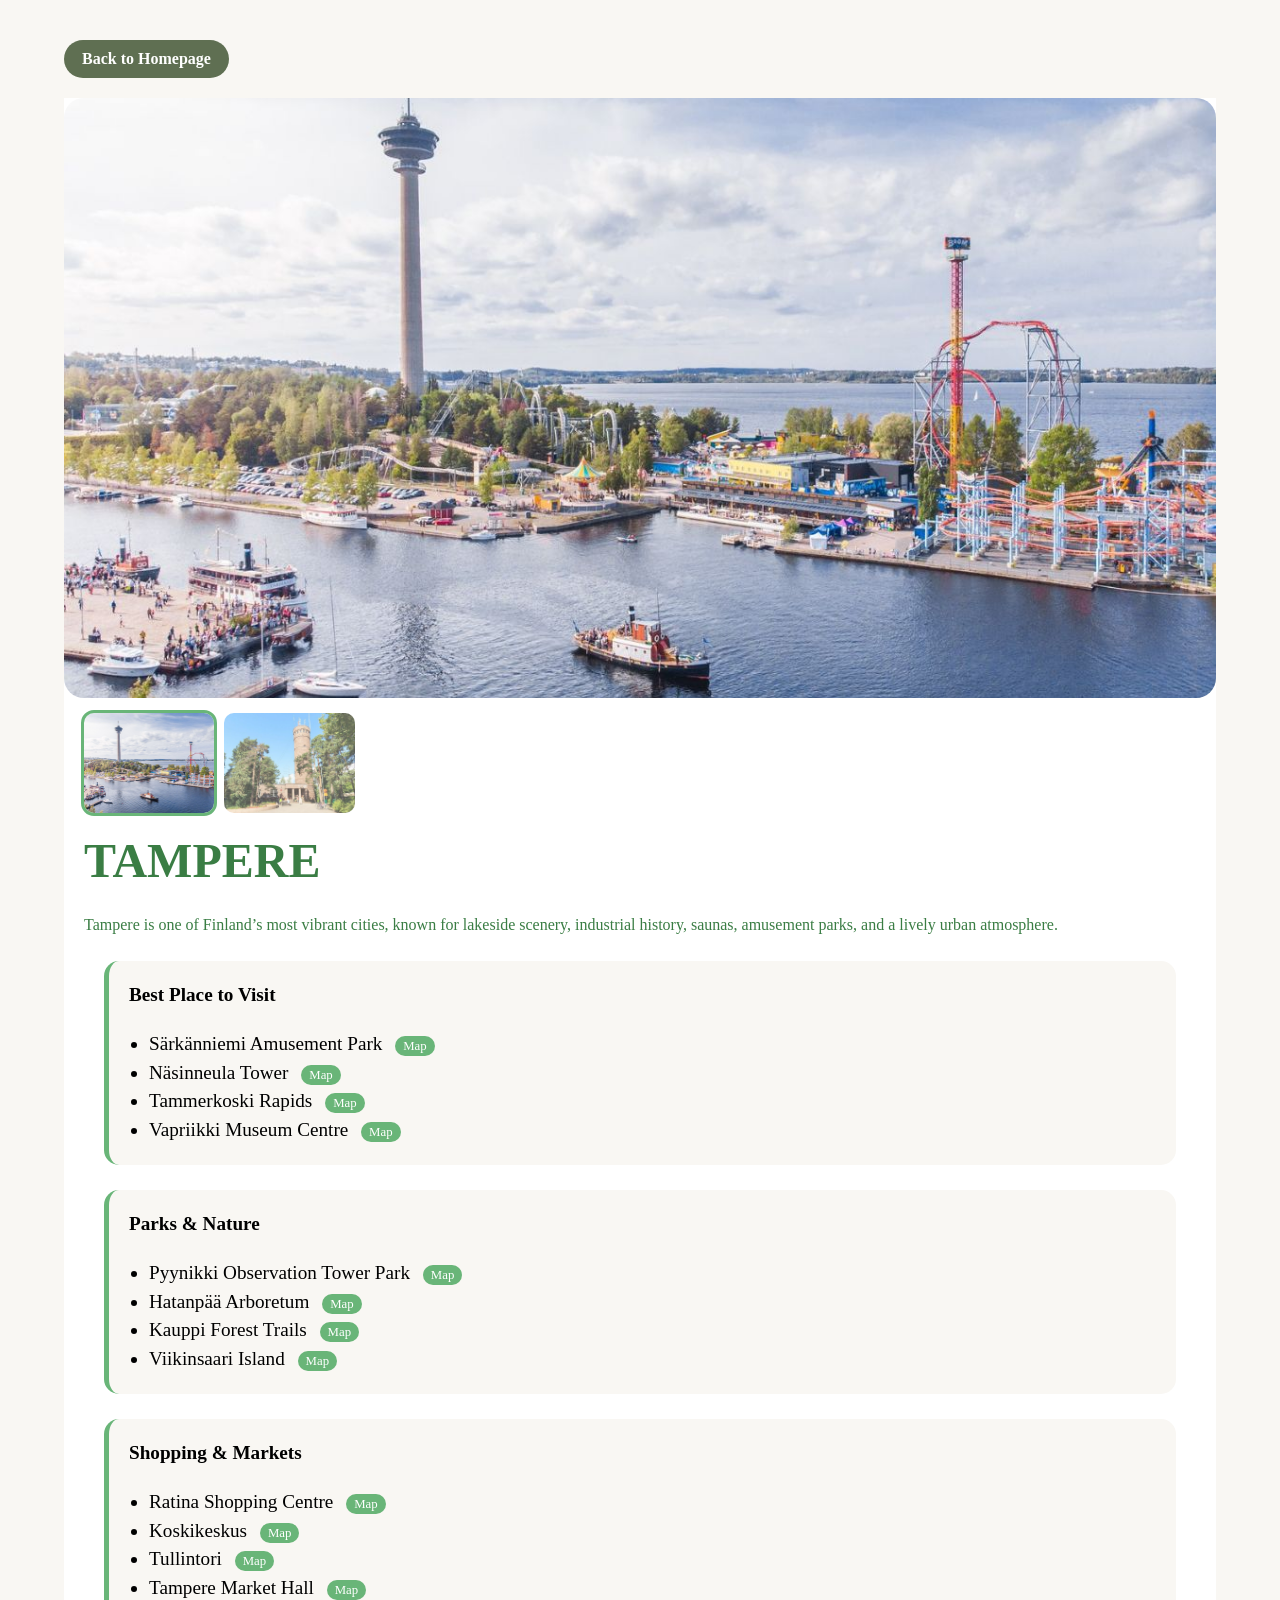
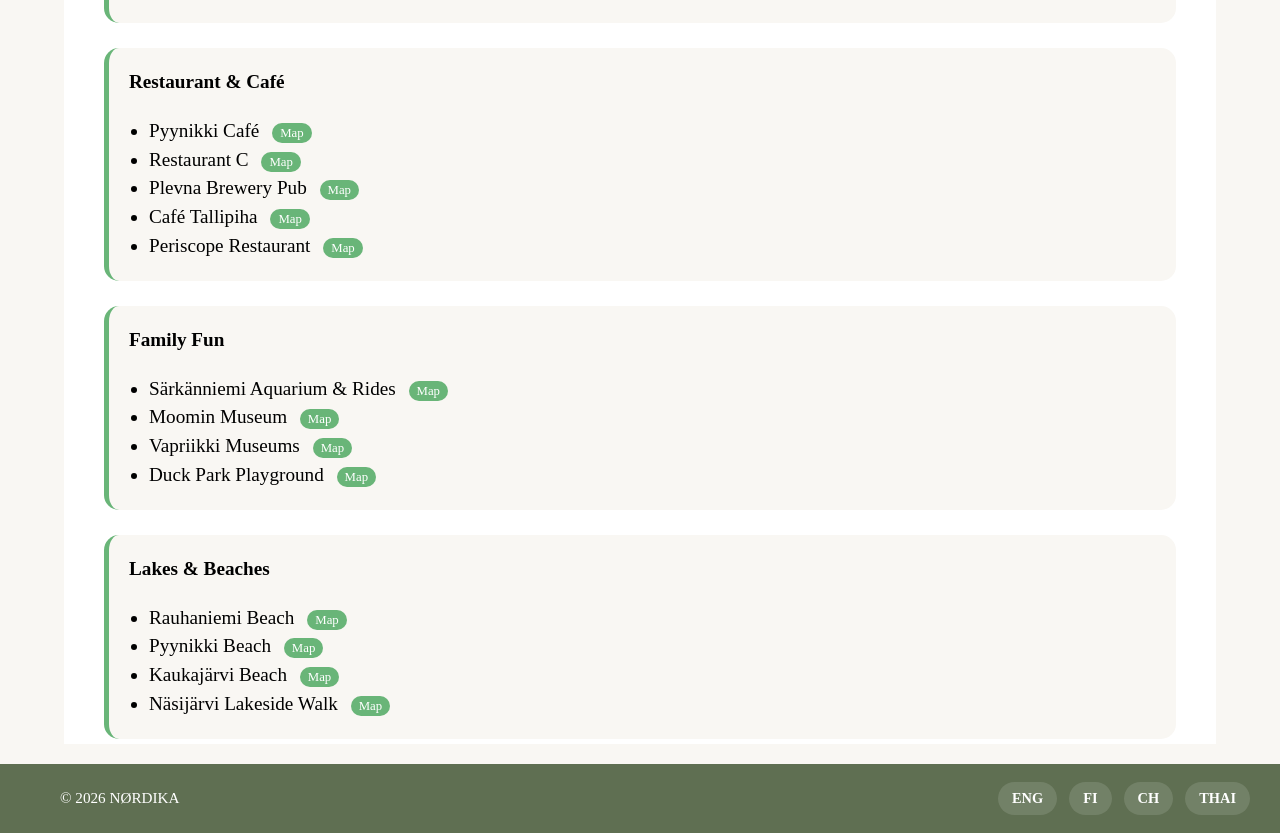
<file: tampere.html>
<!DOCTYPE html>
<html lang="en">
<head>
    <meta charset="UTF-8">
    <meta name="viewport" content="width=device-width, initial-scale=1.0">
    <title>Tampere</title>
    <link rel="stylesheet" href="city.css">
</head>
<body>
    <header class="header-container">
        <div class="back-area">
            <a href="index.html" class="back-button">Back to Homepage</a>
        </div>
    </header>

    <main class="detail-page">
        <section class="hero">
            <section class="gallery">

                <div class="main-image">
                    <img id="mainImage" src="./img/tampere.jpg" alt="Tampere">
                </div>

                <div class="thumbs">
                    <img class="thumb active" src="./img/tampere.jpg" alt="">
                    <img class="thumb" src="./img/pyynikki.jpg" alt="">
                </div>

            </section>

            <h1>TAMPERE</h1>
            <p>
                Tampere is one of Finland’s most vibrant cities, known for lakeside scenery, industrial history, saunas, amusement parks, and a lively urban atmosphere.
            </p>

            <div class="info-box">
                <h2>Best Place to Visit</h2>
                <ul>
                    <li>Särkänniemi Amusement Park <a class="maps" href="https://www.google.com/maps/search/Sarkanniemi+Tampere" target="_blank">Map</a></li>
                    <li>Näsinneula Tower <a class="maps" href="https://www.google.com/maps/search/Nasinneula+Tampere" target="_blank">Map</a></li>
                    <li>Tammerkoski Rapids <a class="maps" href="https://www.google.com/maps/search/Tammerkoski+Tampere" target="_blank">Map</a></li>
                    <li>Vapriikki Museum Centre <a class="maps" href="https://www.google.com/maps/search/Vapriikki+Tampere" target="_blank">Map</a></li>
                </ul>
            </div>

            <div class="info-box">
                <h2>Parks & Nature</h2>
                <ul>
                    <li>Pyynikki Observation Tower Park <a class="maps" href="https://www.google.com/maps/search/Pyynikki+Tampere" target="_blank">Map</a></li>
                    <li>Hatanpää Arboretum <a class="maps" href="https://www.google.com/maps/search/Hatanpaa+Arboretum+Tampere" target="_blank">Map</a></li>
                    <li>Kauppi Forest Trails <a class="maps" href="https://www.google.com/maps/search/Kauppi+Tampere" target="_blank">Map</a></li>
                    <li>Viikinsaari Island <a class="maps" href="https://www.google.com/maps/search/Viikinsaari+Tampere" target="_blank">Map</a></li>
                </ul>
            </div>

            <div class="info-box">
                <h2>Shopping & Markets</h2>
                <ul>
                    <li>Ratina Shopping Centre <a class="maps" href="https://www.google.com/maps/search/Ratina+Tampere" target="_blank">Map</a></li>
                    <li>Koskikeskus <a class="maps" href="https://www.google.com/maps/search/Koskikeskus+Tampere" target="_blank">Map</a></li>
                    <li>Tullintori <a class="maps" href="https://www.google.com/maps/search/Tullintori+Tampere" target="_blank">Map</a></li>
                    <li>Tampere Market Hall <a class="maps" href="https://www.google.com/maps/search/Tampere+Market+Hall" target="_blank">Map</a></li>
                </ul>
            </div>

            <div class="info-box">
                <h2>Restaurant & Café</h2>
                <ul>
                    <li>Pyynikki Café <a class="maps" href="https://www.google.com/maps/search/Pyynikki+Cafe+Tampere" target="_blank">Map</a></li>
                    <li>Restaurant C <a class="maps" href="https://www.google.com/maps/search/Restaurant+C+Tampere" target="_blank">Map</a></li>
                    <li>Plevna Brewery Pub <a class="maps" href="https://www.google.com/maps/search/Plevna+Tampere" target="_blank">Map</a></li>
                    <li>Café Tallipihа <a class="maps" href="https://www.google.com/maps/search/Tallipiha+Tampere" target="_blank">Map</a></li>
                    <li>Periscope Restaurant <a class="maps" href="https://www.google.com/maps/search/Periscope+Tampere" target="_blank">Map</a></li>
                </ul>
            </div>

            <div class="info-box">
                <h2>Family Fun</h2>
                <ul>
                    <li>Särkänniemi Aquarium & Rides <a class="maps" href="https://www.google.com/maps/search/Sarkanniemi+Tampere" target="_blank">Map</a></li>
                    <li>Moomin Museum <a class="maps" href="https://www.google.com/maps/search/Moomin+Museum+Tampere" target="_blank">Map</a></li>
                    <li>Vapriikki Museums <a class="maps" href="https://www.google.com/maps/search/Vapriikki+Tampere" target="_blank">Map</a></li>
                    <li>Duck Park Playground <a class="maps" href="https://www.google.com/maps/search/Sorsapuisto+Tampere" target="_blank">Map</a></li>
                </ul>
            </div>

            <div class="info-box">
                <h2>Lakes & Beaches</h2>
                <ul>
                    <li>Rauhaniemi Beach <a class="maps" href="https://www.google.com/maps/search/Rauhaniemi+Beach+Tampere" target="_blank">Map</a></li>
                    <li>Pyynikki Beach <a class="maps" href="https://www.google.com/maps/search/Pyynikki+Beach+Tampere" target="_blank">Map</a></li>
                    <li>Kaukajärvi Beach <a class="maps" href="https://www.google.com/maps/search/Kaukajarvi+Beach+Tampere" target="_blank">Map</a></li>
                    <li>Näsijärvi Lakeside Walk <a class="maps" href="https://www.google.com/maps/search/Nasijarvi+Tampere" target="_blank">Map</a></li>
                </ul>
            </div>

        </section>
    </main>

    <footer class="footer">
        <p>© 2026 NØRDIKA</p>
        <ul>
            <li><a href="">ENG</a></li>
            <li><a href="">FI</a></li>
            <li><a href="">CH</a></li>
            <li><a href="">THAI</a></li>
        </ul>
    </footer>

    <script src="city.js"></script>

</body>
</html>
</file>
<file: city.css>
* {
    box-sizing: border-box;
    margin: 0;
    padding: 0;
}

body {
    background-color: #f9f7f3;
}

.back-area {
    width: 90%;
    max-width: 1200px;
    margin: 40px auto 20px auto;
}

.back-button {
    display: inline-block;
    padding: 10px 18px;
    border-radius: 25px;
    background: #5f6f52;
    color: white;
    text-decoration: none;
    font-weight: 600;
    transition: 0.2s ease;
}

.back-area a {
    text-decoration: none;
    color: #fff;
}

.back-area a:hover {
    background-color: #3a7d44;
}

.hero{
    display:flex;
    flex-direction:column;
    background:#fff;

    width:90%;
    max-width:1200px;
    margin:0 auto;
}

.gallery{
    width:100%;
}

.main-image img{
    width:100%;
    height:600px;
    object-fit:cover;
    display:block;
    border-radius: 20px;
}

.thumbs{
    display:grid;
    grid-template-columns:repeat(8,1fr);
    gap:10px;
    margin: 15px 20px auto 20px;
}

.thumbs img{
    width:100%;
    height:100px;
    object-fit:cover;
    border-radius:10px;
    cursor:pointer;
    opacity:.7;
    transition:.5s;
}

.thumbs img:hover,
.thumbs img.active{
    opacity:1;
    outline:3px solid #69b578;
}


.city-image {
    object-fit: cover;
    border-radius: 20px;
    margin: 20px;
}

.hero h1,
.hero p {
    margin-left: 20px;
    line-height: 2;
    color: #3a7d44;
}

.hero h1 {
    font-size: 3rem;
}

.info-box {
    margin: 20px 40px 5px 40px;
    border-left: 5px solid #69b578;
    border-radius: 15px;
    background-color: #f9f7f3;
    
}

.info-box h2 {
    margin-left: 20px;
    margin-top: 20px;
}
.info-box ul {
    margin: 20px;
    padding-left: 20px;
}

.info-box h2,
.info-box li {
    font-size: 1.2rem;
    line-height: 1.5;
}

.maps {
    margin-left: 8px;
    padding: 3px 8px;
    background: #69b578;
    color: white;
    text-decoration: none;
    border-radius: 12px;
    font-size: 0.8rem;
}

.footer {
    display: flex;
    justify-content: space-between;
    align-items: center;
    gap: 20px;

    background-color: #5f6f52;
    color: white;

    margin-top: 20px;
    padding: 18px 30px;
    padding-left: 60px;

}

.footer p {
    font-size: 0.95rem;
    margin: 0;
    color: white;
}

.footer ul {
    display: flex;
    gap: 12px;
    list-style: none;
    margin: 0;
    padding: 0;
}

.footer li {
    margin: 0;
}

.footer a {
    display: inline-block;
    padding: 8px 14px;
    border-radius: 30px;
    text-decoration: none;

    color: white;
    background: rgba(255,255,255,0.12);

    font-size: 0.9rem;
    font-weight: 600;

    transition: 0.2s ease;
}

.footer a:hover {
    background: white;
    color: #3a7d44;
}

@media (max-width: 900px) {
    .main-image img {
        height: 450px;
    }

    .thumbs {
        grid-template-columns: repeat(4, 1fr);
    }

    .hero h1 {
        font-size: 2.5rem;
    }
}

@media (max-width: 700px) {
    .back-area,
    .hero {
        width: 94%;
    }

    .main-image img {
        height: 320px;
    }

    .thumbs {
        grid-template-columns: repeat(3, 1fr);
        margin: 12px;
    }

    .thumbs img {
        height: 80px;
    }

    .hero h1 {
        font-size: 2rem;
        margin-left: 20px;
    }

    .hero p {
        margin-right: 20px;
        font-size: 0.95rem;
    }

    .info-box {
        margin: 18px 20px;
        padding: 15px;
    }

    .info-box h2 {
        margin-left: 0;
        margin-top: 0;
        font-size: 1.2rem;
    }

    .info-box ul {
        margin: 15px 0 0;
        padding-left: 18px;
    }

    .info-box li {
        font-size: 1rem;
        line-height: 1.7;
    }

    .footer {
        flex-direction: column;
        text-align: center;
        padding: 25px;
    }

    .footer ul {
        flex-wrap: wrap;
        justify-content: center;
    }
}

@media (max-width: 420px) {
    .main-image img {
        height: 250px;
    }

    .thumbs {
        grid-template-columns: repeat(2, 1fr);
    }

    .thumbs img {
        height: 75px;
    }

    .back-button {
        font-size: 0.9rem;
        padding: 9px 14px;
    }

    .hero h1 {
        font-size: 1.7rem;
    }

    .maps {
        display: inline-block;
        margin-top: 5px;
    }
}
</file>
<file: category.css>
body{
    background:#f9f7f3;
    font-family:Arial, sans-serif;
}

.page-header{
    background:#5f6f52;
    color:white;
    padding:50px 20px;
    text-align:center;
}

.page-header h1{
    font-size:2.5rem;
    margin-bottom:10px;
}

.page-header p{
    max-width:700px;
    margin:auto;
    line-height:1.6;
}

.guide-list{
    width:90%;
    max-width:1100px;
    margin:40px auto;
}

.back-btn{
    position:fixed;
    top:20px;
    left:20px;
    z-index:999;

    background:#5f6f52;
    color:white;
    text-decoration:none;

    padding:12px 18px;
    border-radius:30px;
    font-weight:600;

    box-shadow:0 8px 18px rgba(0,0,0,.15);
    transition:.25s;
}

.back-btn:hover{
    background:#3a7d44;
    transform:translateY(-2px);
}

.guide-item{
    display:grid;
    grid-template-columns:220px 1fr 160px;
    gap:25px;
    align-items:center;

    background:white;
    margin-bottom:20px;
    border-radius:14px;
    overflow:hidden;
    box-shadow:0 8px 18px rgba(0,0,0,.08);
}

.guide-item img{
    width:100%;
    height:180px;
    object-fit:cover;
}

.guide-info{
    padding:20px 0;
}

.guide-info h2{
    color:#3a7d44;
    margin-bottom:10px;
}

.guide-info p{
    line-height:1.6;
    color:#555;
}

.guide-action{
    text-align:center;
    padding:20px;
}

.guide-action a{
    display:inline-block;
    padding:12px 18px;
    background:#5f6f52;
    color:white;
    text-decoration:none;
    border-radius:30px;
    font-weight:600;
}

.guide-action a:hover{
    background:#3a7d44;
}

.footer{
    background:#5f6f52;
    color:white;
    text-align:center;
    padding:20px;
    margin-top:50px;
}

@media(max-width:900px){

.guide-item{
    grid-template-columns:1fr;
}

.guide-item img{
    height:220px;
}

.guide-action{
    padding-top:0;
    padding-bottom:20px;
}

}
</file>
